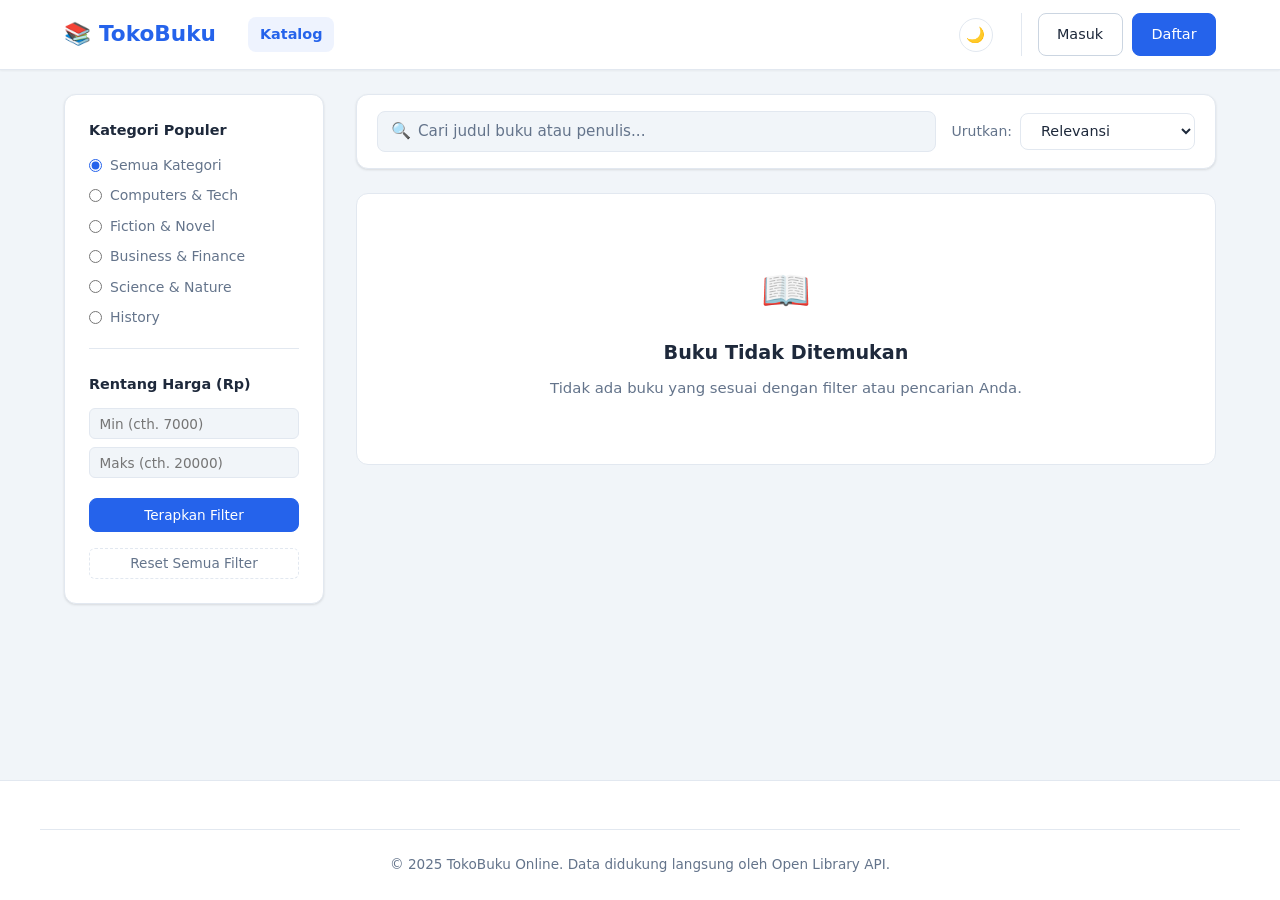
<file: index.html>
<!DOCTYPE html>
<html lang="id">
<head>
  <meta charset="UTF-8">
  <meta name="viewport" content="width=device-width, initial-scale=1.0">
  <title>Katalog Buku Online - Temukan Buku Favoritmu</title>
  <link rel="stylesheet" href="css/main.css">
  <link rel="stylesheet" href="css/catalog.css">
</head>
<body>
  <!-- Header / Navigation -->
  <header class="navbar">
    <div class="container">
      <a href="index.html" class="navbar-brand">
        📚 <span>TokoBuku</span>
      </a>

      <nav class="navbar-nav">
        <a href="index.html" class="nav-link active">Katalog</a>
      </nav>

      <button id="darkModeToggle" class="btn-dark-toggle" title="Ganti ke Mode Gelap" aria-label="Ganti ke Mode Gelap">🌙</button>
      <div class="navbar-user" id="authNavContainer">        <!-- Dynamic via auth status -->
        <a href="login.html" class="btn btn-outline" id="navLoginBtn">Masuk</a>
        <a href="register.html" class="btn btn-primary" id="navRegisterBtn">Daftar</a>
      </div>
      <button class="navbar-hamburger" id="navHamburger" aria-label="Buka menu">
        <span></span><span></span><span></span>
      </button>
    </div>
  </header>
  <nav class="navbar-mobile-drawer" id="mobileDrawer" aria-label="Menu Mobile"></nav>

  <!-- Main Catalog Content -->
  <main class="container catalog-container">
    <!-- Filter Sidebar -->
    <aside class="catalog-sidebar">
      <div class="filter-section">
        <div class="filter-title">
          <span>Kategori Populer</span>
        </div>
        <div class="filter-options" id="categoryFilterGroup">
          <label class="filter-option">
            <input type="radio" name="category" value="" checked>
            <span>Semua Kategori</span>
          </label>
          <label class="filter-option">
            <input type="radio" name="category" value="Computers">
            <span>Computers &amp; Tech</span>
          </label>
          <label class="filter-option">
            <input type="radio" name="category" value="Fiction">
            <span>Fiction &amp; Novel</span>
          </label>
          <label class="filter-option">
            <input type="radio" name="category" value="Business">
            <span>Business &amp; Finance</span>
          </label>
          <label class="filter-option">
            <input type="radio" name="category" value="Science">
            <span>Science &amp; Nature</span>
          </label>
          <label class="filter-option">
            <input type="radio" name="category" value="History">
            <span>History</span>
          </label>
        </div>
      </div>

      <div class="filter-section">
        <div class="filter-title">
          <span>Rentang Harga (Rp)</span>
        </div>
        <div class="price-range-inputs">
          <div class="price-input-group">
            <input type="number" id="minPriceInput" placeholder="Min (cth. 7000)" min="0" step="1000">
          </div>
          <div class="price-input-group">
            <input type="number" id="maxPriceInput" placeholder="Maks (cth. 20000)" min="0" step="1000">
          </div>
          <button type="button" class="btn btn-primary btn-filter-apply" id="applyPriceFilterBtn">Terapkan Filter</button>
          <button type="button" class="btn-filter-reset" id="resetFilterBtn">Reset Semua Filter</button>
        </div>
      </div>
    </aside>

    <!-- Catalog Main Area -->
    <section class="catalog-content">
      <!-- Toolbar: Search Bar & Sorting -->
      <div class="catalog-toolbar">
        <div class="search-box-wrapper">
          <span class="search-icon">🔍</span>
          <input type="text" id="searchInput" class="search-input" placeholder="Cari judul buku atau penulis...">
        </div>

        <div class="sort-wrapper">
          <label for="sortSelect" class="sort-label">Urutkan:</label>
          <select id="sortSelect" class="sort-select">
            <option value="default">Relevansi</option>
            <option value="price-asc">Harga: Termurah</option>
            <option value="price-desc">Harga: Termahal</option>
            <option value="title-asc">Judul (A-Z)</option>
          </select>
        </div>
      </div>

      <!-- Books Grid Container -->
      <div class="books-grid" id="booksGrid">
        <!-- Rendered dynamically -->
      </div>
    </section>
  </main>

  <footer class="footer">
    <div class="container footer-bottom">
      <p>&copy; 2025 TokoBuku Online. Data didukung langsung oleh Open Library API.</p>
    </div>
  </footer>

  <script type="module" src="js/pages/catalog.js"></script>
  <script type="module" src="js/utils/darkMode.js"></script>
</body>
</html>
</file>
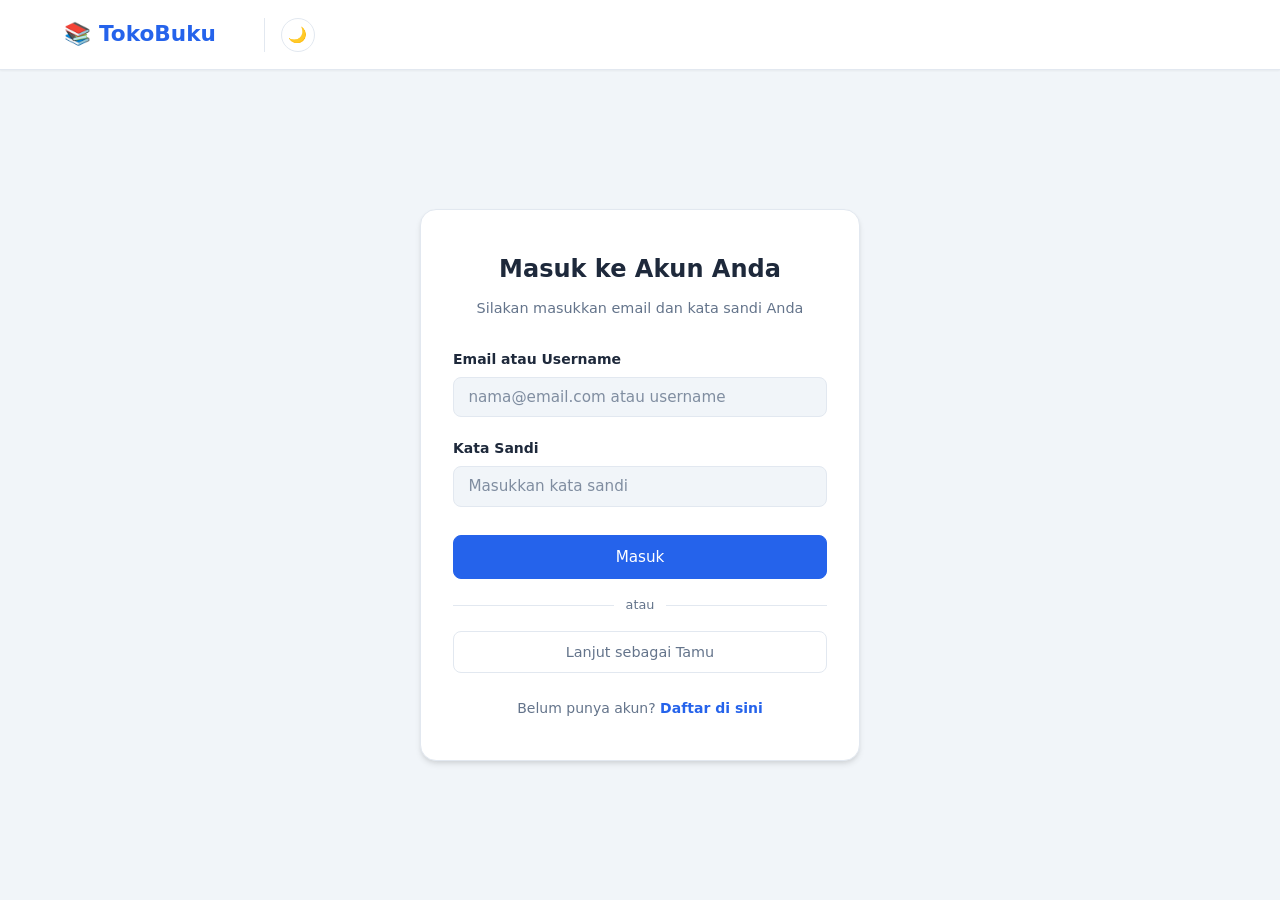
<file: admin.html>
<!doctype html>
<html lang="id">
  <head>
    <meta charset="UTF-8" />
    <meta name="viewport" content="width=device-width, initial-scale=1" />
    <title>Admin Dashboard - TokoBuku Online</title>

    <link rel="stylesheet" href="css/main.css" />
    <link rel="stylesheet" href="css/admin.css" />
  </head>

  <body>
    <header class="navbar">
      <div class="container">
        <a href="admin.html" class="navbar-brand"> 🛡️ <span>Admin Panel</span> </a>

        <nav class="navbar-nav">
          <a href="admin.html" class="nav-link active">📊 Dashboard</a>
        </nav>

        <button id="darkModeToggle" class="btn-dark-toggle" title="Ganti ke Mode Gelap" aria-label="Ganti ke Mode Gelap">🌙</button>
        <div class="navbar-user" id="authNavContainer">
          <!-- Diisi oleh admin.js -->
        </div>
        <button class="navbar-hamburger" id="navHamburger" aria-label="Buka menu">
          <span></span><span></span><span></span>
        </button>
      </div>
    </header>
    <nav class="navbar-mobile-drawer" id="mobileDrawer" aria-label="Menu Mobile"></nav>

    <main class="checkout-main">
      <div class="container">

        <!-- Akses Ditolak -->
        <div id="accessDenied" style="display: none; text-align: center; padding: 4rem 1rem;">
          <div style="font-size: 4rem; margin-bottom: 1rem;">🔒</div>
          <h1>Akses Ditolak</h1>
          <p style="color: var(--text-muted); margin-bottom: 1.5rem;">
            Anda tidak memiliki izin untuk mengakses halaman ini.
          </p>
          <a href="index.html" class="btn btn-primary">Kembali ke Beranda</a>
        </div>

        <!-- Konten Admin -->
        <div id="adminContent" style="display: none;">

          <!-- Page header -->
          <div class="page-header">
            <h1>📊 Dashboard Admin</h1>
            <p>Statistik dan manajemen toko buku online</p>
          </div>

          <!-- Stat cards -->
          <div class="admin-stats">
            <div class="stat-card">
              <div class="stat-icon" style="background: #2563eb;">👥</div>
              <div class="stat-content">
                <h3 id="totalUsers">—</h3>
                <p>Total Pengguna</p>
              </div>
            </div>
            <div class="stat-card">
              <div class="stat-icon" style="background: #dc2626;">🚫</div>
              <div class="stat-content">
                <h3 id="bannedUsers">—</h3>
                <p>Akun Nonaktif</p>
              </div>
            </div>
            <div class="stat-card">
              <div class="stat-icon" style="background: #16a34a;">🛍️</div>
              <div class="stat-content">
                <h3 id="totalTransactions">—</h3>
                <p>Total Transaksi</p>
              </div>
            </div>
            <div class="stat-card">
              <div class="stat-icon" style="background: #d97706;">💰</div>
              <div class="stat-content">
                <h3 id="totalRevenue">—</h3>
                <p>Total Pendapatan</p>
              </div>
            </div>
            <div class="stat-card">
              <div class="stat-icon" style="background: #7c3aed;">📈</div>
              <div class="stat-content">
                <h3 id="avgTransaction">—</h3>
                <p>Rata-rata Transaksi</p>
              </div>
            </div>
          </div>

          <section class="admin-section recent-stats" aria-labelledby="recentStatsTitle">
            <h2 id="recentStatsTitle">📅 Ringkasan 7 Hari Terakhir</h2>
            <div class="recent-stats-grid">
              <div>
                <strong id="transactionsLast7Days">—</strong>
                <span>Transaksi</span>
              </div>
              <div>
                <strong id="revenueLast7Days">—</strong>
                <span>Pendapatan</span>
              </div>
            </div>
          </section>

          <!-- Top 5 books -->
          <section class="admin-section">
            <h2>🏆 Top 5 Buku Terlaris</h2>
            <div class="table-responsive">
              <table class="admin-table">
                <thead>
                  <tr>
                    <th>Judul Buku</th>
                    <th style="text-align: center;">Terjual</th>
                    <th style="text-align: right;">Total Pendapatan</th>
                  </tr>
                </thead>
                <tbody id="topBooksTable">
                  <tr><td colspan="3" class="table-empty">Memuat data…</td></tr>
                </tbody>
              </table>
            </div>
          </section>

          <!-- Tabs -->
          <div class="admin-tabs">
            <button class="tab-btn active" data-tab="transactions">🧾 Semua Transaksi</button>
            <button class="tab-btn" data-tab="users">👤 Kelola Pengguna</button>
          </div>

          <!-- Transactions tab -->
          <section id="transactionsTab" class="admin-section tab-content" style="border-top-left-radius: 0; border-top-right-radius: 0;">
            <div class="section-header">
              <h2>🧾 Semua Transaksi</h2>
              <div class="filter-controls">
                <input type="text" id="searchTransaction" class="search-input" placeholder="Cari ID / nama / email…" />
              </div>
            </div>
            <div class="table-responsive">
              <table class="admin-table">
                <thead>
                  <tr>
                    <th>ID Transaksi</th>
                    <th>Pengguna</th>
                    <th style="text-align: center;">Item</th>
                    <th style="text-align: right;">Total</th>
                    <th>Metode</th>
                    <th>Tanggal</th>
                    <th style="text-align: center;">Aksi</th>
                  </tr>
                </thead>
                <tbody id="transactionsTable">
                  <tr><td colspan="7" class="table-empty">Memuat data…</td></tr>
                </tbody>
              </table>
            </div>
          </section>

          <!-- Users tab -->
          <section id="usersTab" class="admin-section tab-content" style="display: none; border-top-left-radius: 0; border-top-right-radius: 0;">
            <div class="section-header">
              <h2>👤 Kelola Pengguna</h2>
              <div class="filter-controls">
                <input type="text" id="searchUser" class="search-input" placeholder="Cari nama / email…" />
              </div>
            </div>
            <div class="table-responsive">
              <table class="admin-table">
                <thead>
                  <tr>
                    <th>Nama Lengkap</th>
                    <th>Email</th>
                    <th style="text-align: center;">Status</th>
                    <th style="text-align: center;">Transaksi</th>
                    <th style="text-align: right;">Total Belanja</th>
                    <th style="text-align: center;">Aksi</th>
                  </tr>
                </thead>
                <tbody id="usersTable">
                  <tr><td colspan="6" class="table-empty">Memuat data…</td></tr>
                </tbody>
              </table>
            </div>
          </section>

        </div><!-- /adminContent -->
      </div>
    </main>

    <!-- Modal detail transaksi -->
    <div id="transactionModal" class="modal" role="dialog" aria-modal="true" aria-labelledby="modalTitle">
      <div class="modal-content">
        <div class="modal-header">
          <h2 id="modalTitle">🧾 Detail Transaksi</h2>
          <button class="modal-close" aria-label="Tutup">&times;</button>
        </div>
        <div class="modal-body" id="transactionDetail">
          <!-- Diisi oleh admin.js -->
        </div>
      </div>
    </div>

    <footer class="footer">
      <div class="container footer-bottom">
        <p>&copy; 2025 TokoBuku Online Modern. Semua hak cipta dilindungi.</p>
      </div>
    </footer>

    <script type="module" src="js/pages/admin.js"></script>
    <script type="module" src="js/utils/darkMode.js"></script>
  </body>
</html>
</file>
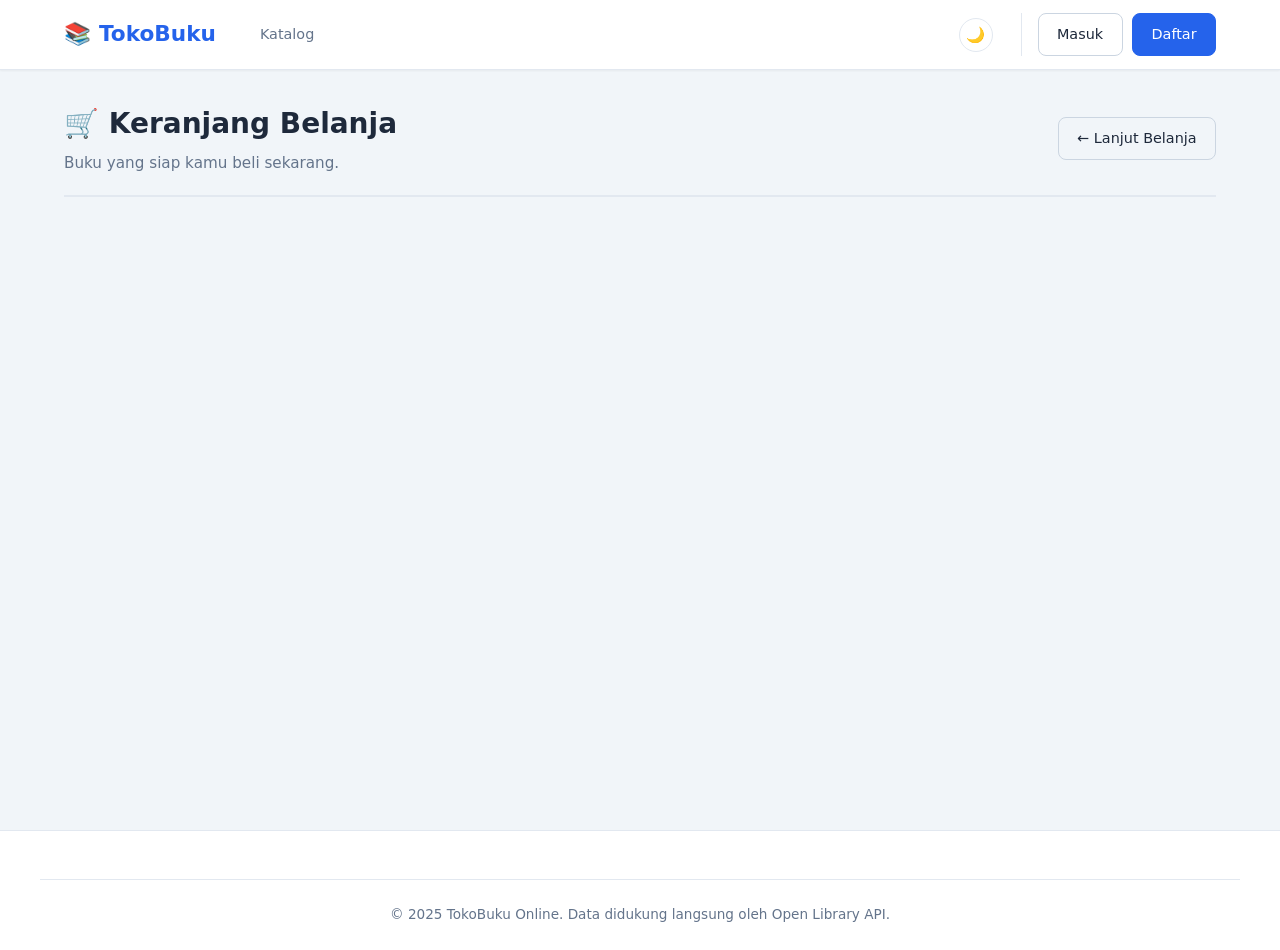
<file: cart.html>
<!DOCTYPE html>
<html lang="id">
<head>
  <meta charset="UTF-8" />
  <meta name="viewport" content="width=device-width, initial-scale=1.0" />
  <title>Keranjang Belanja - TokoBuku</title>
  <link rel="stylesheet" href="css/main.css" />
  <link rel="stylesheet" href="css/cart.css" />
</head>
<body>

  <!-- Navbar -->
  <header class="navbar">
    <div class="container">
      <a href="index.html" class="navbar-brand">
        📚 <span>TokoBuku</span>
      </a>

      <nav class="navbar-nav" id="mainNavLinks">
        <a href="index.html" class="nav-link">Katalog</a>
      </nav>

      <button id="darkModeToggle" class="btn-dark-toggle" title="Ganti ke Mode Gelap" aria-label="Ganti ke Mode Gelap">🌙</button>
      <div class="navbar-user" id="authNavContainer">        <a href="login.html" class="btn btn-outline">Masuk</a>
        <a href="register.html" class="btn btn-primary">Daftar</a>
      </div>
      <button class="navbar-hamburger" id="navHamburger" aria-label="Buka menu">
        <span></span><span></span><span></span>
      </button>
    </div>
  </header>
  <nav class="navbar-mobile-drawer" id="mobileDrawer" aria-label="Menu Mobile"></nav>

  <!-- Main Cart Content -->
  <main class="cart-main">
    <div class="container">

      <!-- Cart Header -->
      <div class="cart-header">
        <div class="cart-title-wrap">
          <h1>🛒 Keranjang Belanja</h1>
          <p class="cart-subtitle">Buku yang siap kamu beli sekarang.</p>
        </div>
        <a href="index.html" class="btn btn-outline">← Lanjut Belanja</a>
      </div>

      <!-- Guest Banner -->
      <div id="guestBanner" class="cart-guest-banner" style="display: none;">
        <div class="cart-guest-banner-text">
          <div class="cart-guest-banner-icon">👋</div>
          <div>
            <h3>Kamu berbelanja sebagai Tamu</h3>
            <p>Login untuk menyimpan keranjang secara permanen & mendapatkan riwayat pembelian.</p>
          </div>
        </div>
        <div class="cart-guest-banner-actions">
          <a href="login.html?redirect=cart.html" class="btn btn-primary" style="font-size: 0.875rem;">Masuk / Daftar</a>
        </div>
      </div>

      <!-- Cart Body -->
      <div id="cartBody">
        <!-- Diisi secara dinamis -->
      </div>

    </div>
  </main>

  <!-- Footer -->
  <footer class="footer">
    <div class="container footer-bottom">
      <p>&copy; 2025 TokoBuku Online. Data didukung langsung oleh Open Library API.</p>
    </div>
  </footer>

  <script type="module" src="js/pages/cart.js"></script>
  <script type="module" src="js/utils/darkMode.js"></script>
</body>
</html>
</file>
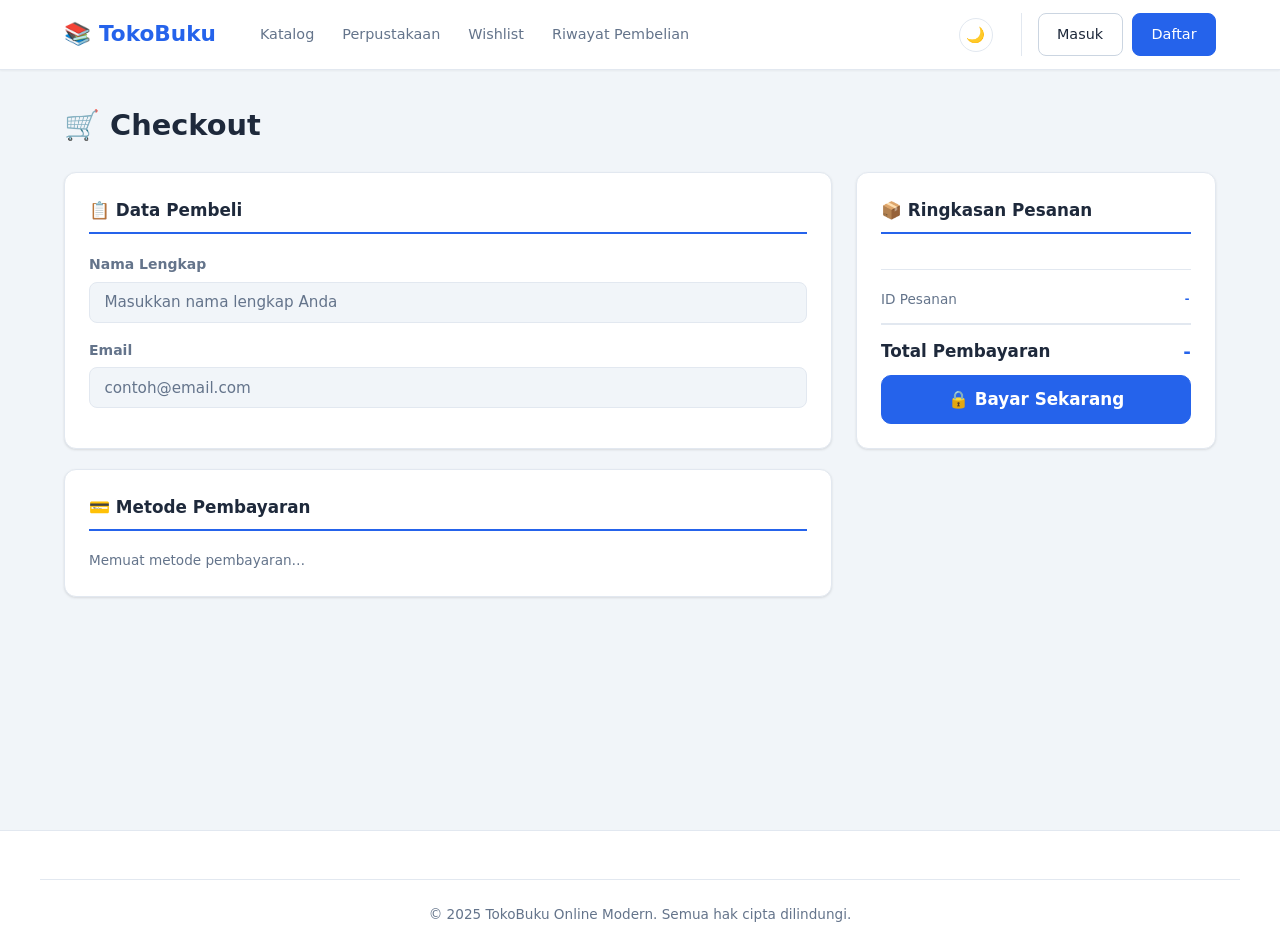
<file: checkout.html>
<!doctype html>
<html lang="id">
  <head>
    <meta charset="UTF-8" />
    <meta name="viewport" content="width=device-width, initial-scale=1" />
    <title>Checkout - TokoBuku Online</title>

    <link rel="stylesheet" href="css/main.css" />
    <link rel="stylesheet" href="css/checkout.css" />
  </head>

  <body>
    <header class="navbar">
      <div class="container">
        <a href="index.html" class="navbar-brand"> 📚 <span>TokoBuku</span> </a>

        <nav class="navbar-nav">
          <a href="index.html" class="nav-link">Katalog</a>
          <a href="library.html" class="nav-link">Perpustakaan</a>
          <a href="wishlist.html" class="nav-link">Wishlist</a>
          <a href="history.html" class="nav-link">Riwayat Pembelian</a>
        </nav>

        <button id="darkModeToggle" class="btn-dark-toggle" title="Ganti ke Mode Gelap" aria-label="Ganti ke Mode Gelap">🌙</button>
      <div class="navbar-user" id="authNavContainer">          <a href="login.html" class="btn btn-outline">Masuk</a>
          <a href="register.html" class="btn btn-primary">Daftar</a>
        </div>
      <button class="navbar-hamburger" id="navHamburger" aria-label="Buka menu">
        <span></span><span></span><span></span>
      </button>
      </div>
    </header>
    <nav class="navbar-mobile-drawer" id="mobileDrawer" aria-label="Menu Mobile"></nav>

    <main class="checkout-main">
      <div class="container">
        <h1 class="checkout-title">🛒 Checkout</h1>

        <div id="checkoutAlert" class="checkout-alert hidden"></div>

        <div class="checkout-layout">
          <!-- Kolom Kiri: Form -->
          <div class="checkout-form-col">
            <!-- Data Pembeli -->
            <div class="form-card">
              <div class="form-section-title">📋 Data Pembeli</div>

              <div class="form-group">
                <label for="buyerName">Nama Lengkap</label>
                <input type="text" id="buyerName" placeholder="Masukkan nama lengkap Anda" />
              </div>

              <div class="form-group">
                <label for="buyerEmail">Email</label>
                <input type="email" id="buyerEmail" placeholder="contoh@email.com" />
              </div>

            </div>

            <!-- Metode Pembayaran -->
            <div class="form-card">
              <div class="form-section-title">💳 Metode Pembayaran</div>

              <!-- Pilihan dirender dari katalog backend (js/pages/checkout.js) -->
              <div class="payment-methods" id="paymentMethods">
                <p class="payment-loading">Memuat metode pembayaran…</p>
              </div>
            </div>

            <!-- Instruksi Pembayaran (muncul sesuai metode dipilih) -->
            <div class="form-card" id="paymentDetailCard" style="display:none;">
              <div class="form-section-title" id="paymentDetailTitle">📋 Instruksi Pembayaran</div>

              <!-- Instruksi diisi dinamis sesuai metode dipilih (js/pages/checkout.js) -->
              <div id="paymentDetailBody"></div>

              <div class="form-group">
                <label for="paymentAmount">Jumlah yang Harus Dibayar</label>
                <input type="text" id="paymentAmount" readonly />
              </div>

              <p class="payment-detail-hint">
                Pembayaran di aplikasi ini disimulasikan. Setelah menekan
                <strong>Bayar Sekarang</strong>, pesanan dicatat dan akses buku langsung aktif di Riwayat Pembelian.
              </p>
            </div>
          </div>

          <!-- Kolom Kanan: Ringkasan Pesanan -->
          <div class="order-summary">
            <div class="form-card">
              <div class="form-section-title">📦 Ringkasan Pesanan</div>

              <div id="orderBookInfo" class="order-book-info">
                <!-- Diisi oleh checkout.js -->
              </div>

              <div class="order-id-wrap">
                <span class="order-id-label">ID Pesanan</span>
                <span class="order-id-value" id="orderId">-</span>
              </div>

              <div class="order-total">
                <span>Total Pembayaran</span>
                <span class="order-total-price" id="orderTotal">-</span>
              </div>

              <button id="btnPay" class="btn btn-primary btn-pay">
                🔒 Bayar Sekarang
              </button>
            </div>
          </div>
        </div>
      </div>
    </main>

    <!-- Modal Sukses -->
    <div id="successModal" class="modal-overlay hidden">
      <div class="modal-box">
        <div class="modal-icon">✅</div>
        <div class="modal-title">Pembayaran Berhasil!</div>
        <p class="modal-desc">Terima kasih! Buku digital Anda sudah aktif dan bisa dibaca dari halaman Riwayat Pembelian.</p>

        <div class="modal-detail">
          <div class="modal-detail-row">
            <span>ID Pesanan</span>
            <strong id="modalOrderId">-</strong>
          </div>
          <div class="modal-detail-row">
            <span>Judul Buku</span>
            <strong id="modalBookTitle" style="max-width:180px; text-align:right; word-break:break-word;">-</strong>
          </div>
          <div class="modal-detail-row" id="modalQtyRow" style="display:none;">
            <span>Jumlah Judul</span>
            <strong id="modalQty">-</strong>
          </div>
          <div class="modal-detail-row">
            <span>Metode Bayar</span>
            <strong id="modalPaymentMethod">-</strong>
          </div>
          <div class="modal-detail-row">
            <span>Total</span>
            <strong id="modalTotal">-</strong>
          </div>
        </div>

        <div class="modal-actions">
          <a href="history.html" class="btn btn-primary">📜 Lihat Riwayat</a>
          <a href="index.html" class="btn btn-outline">🛍️ Belanja Lagi</a>
        </div>
      </div>
    </div>

    <footer class="footer">
      <div class="container footer-bottom">
        <p>&copy; 2025 TokoBuku Online Modern. Semua hak cipta dilindungi.</p>
      </div>
    </footer>

    <script type="module" src="js/pages/checkout.js"></script>
    <script type="module" src="js/utils/darkMode.js"></script>
</body>
</html>
</file>
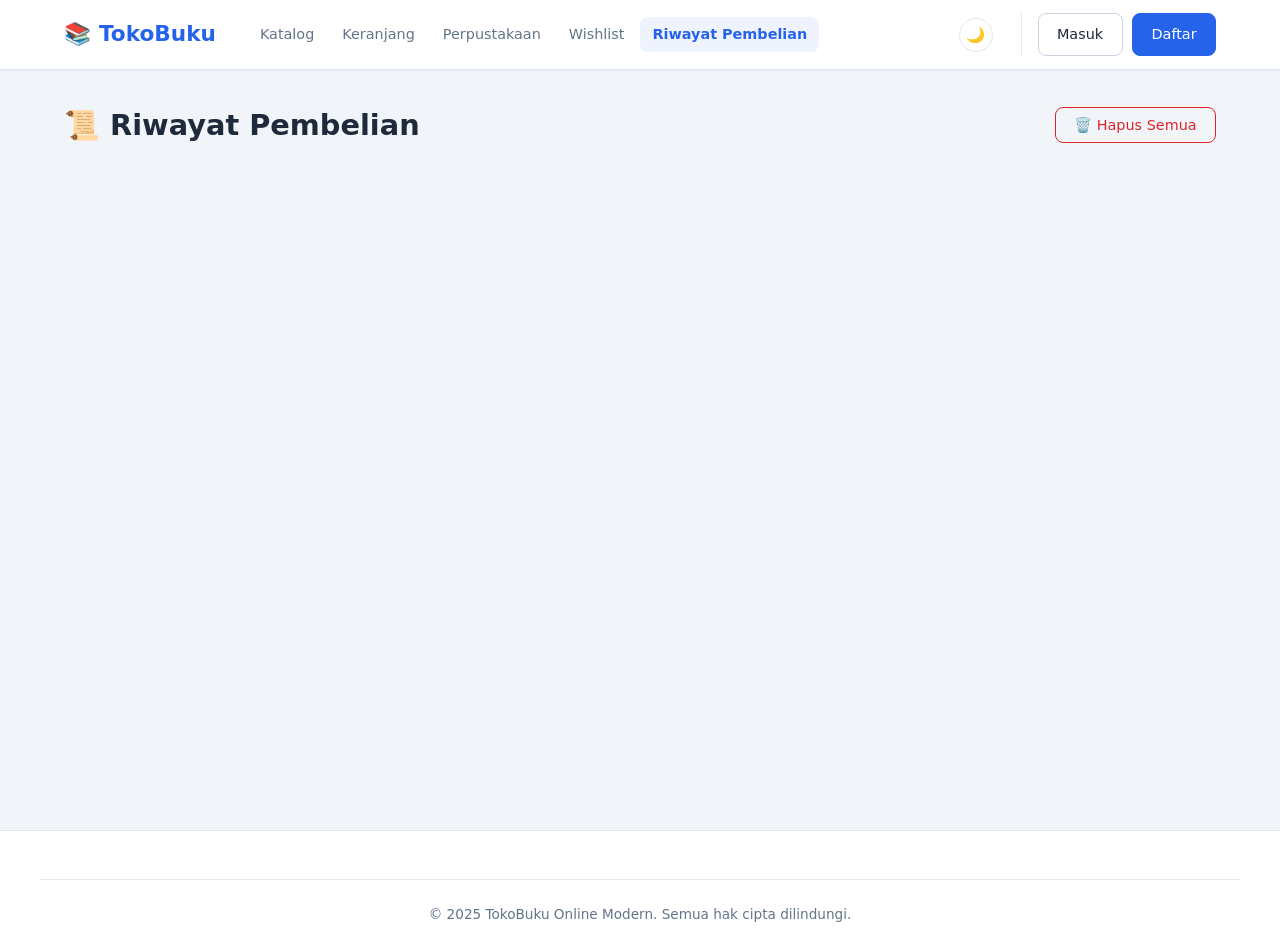
<file: history.html>
<!doctype html>
<html lang="id">
  <head>
    <meta charset="UTF-8" />
    <meta name="viewport" content="width=device-width, initial-scale=1" />
    <title>Riwayat Pembelian - TokoBuku Online</title>

    <link rel="stylesheet" href="css/main.css" />
    <link rel="stylesheet" href="css/checkout.css" />
  </head>

  <body>
    <header class="navbar">
      <div class="container">
        <a href="index.html" class="navbar-brand"> 📚 <span>TokoBuku</span> </a>

        <nav class="navbar-nav">
          <a href="index.html" class="nav-link">Katalog</a>
          <a href="cart.html" class="nav-link">Keranjang</a>
          <a href="library.html" class="nav-link">Perpustakaan</a>
          <a href="wishlist.html" class="nav-link">Wishlist</a>
          <a href="history.html" class="nav-link active">Riwayat Pembelian</a>
        </nav>

        <button id="darkModeToggle" class="btn-dark-toggle" title="Ganti ke Mode Gelap" aria-label="Ganti ke Mode Gelap">🌙</button>
      <div class="navbar-user" id="authNavContainer">          <a href="login.html" class="btn btn-outline">Masuk</a>
          <a href="register.html" class="btn btn-primary">Daftar</a>
        </div>
      <button class="navbar-hamburger" id="navHamburger" aria-label="Buka menu">
        <span></span><span></span><span></span>
      </button>
      </div>
    </header>
    <nav class="navbar-mobile-drawer" id="mobileDrawer" aria-label="Menu Mobile"></nav>

    <main class="checkout-main">
      <div class="container">
        <div class="history-header">
          <h1>📜 Riwayat Pembelian</h1>

          <button id="btnClearHistory" class="btn btn-outline btn-danger">
            🗑️ Hapus Semua
          </button>
        </div>

        <div id="historyList" class="history-list">
          <!-- Diisi oleh history.js -->
        </div>
      </div>
    </main>

    <footer class="footer">
      <div class="container footer-bottom">
        <p>&copy; 2025 TokoBuku Online Modern. Semua hak cipta dilindungi.</p>
      </div>
    </footer>

    <script type="module" src="js/pages/history.js"></script>
    <script type="module" src="js/utils/darkMode.js"></script>
</body>
</html>
</file>
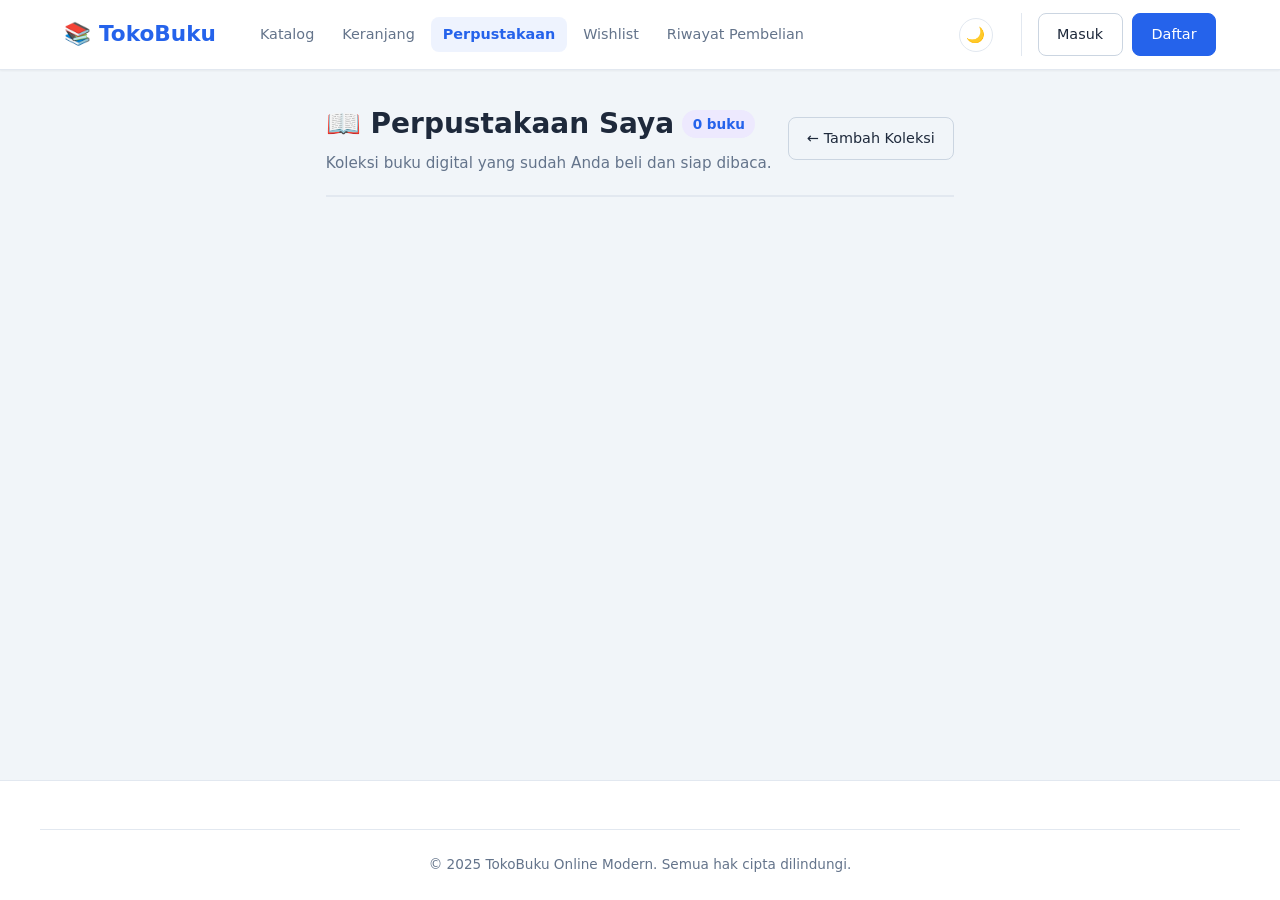
<file: library.html>
<!DOCTYPE html>
<html lang="id">
<head>
  <meta charset="UTF-8" />
  <meta name="viewport" content="width=device-width, initial-scale=1.0" />
  <title>Perpustakaan Saya - Toko Buku Online</title>
  <link rel="stylesheet" href="css/main.css" />
  <link rel="stylesheet" href="css/library.css" />
</head>
<body>
  <!-- Navbar Utama -->
  <header class="navbar">
    <div class="container">
      <a href="index.html" class="navbar-brand">
        📚 <span>TokoBuku</span>
      </a>

      <nav class="navbar-nav">
        <a href="index.html" class="nav-link">Katalog</a>
        <a href="cart.html" class="nav-link">Keranjang</a>
        <a href="library.html" class="nav-link active">Perpustakaan</a>
        <a href="wishlist.html" class="nav-link">Wishlist</a>
        <a href="history.html" class="nav-link">Riwayat Pembelian</a>
      </nav>

      <button id="darkModeToggle" class="btn-dark-toggle" title="Ganti ke Mode Gelap" aria-label="Ganti ke Mode Gelap">🌙</button>
      <div class="navbar-user" id="authNavContainer">        <!-- Dimuat secara dinamis oleh library.js -->
        <a href="login.html" class="btn btn-outline">Masuk</a>
        <a href="register.html" class="btn btn-primary">Daftar</a>
      </div>
      <button class="navbar-hamburger" id="navHamburger" aria-label="Buka menu">
        <span></span><span></span><span></span>
      </button>
    </div>
  </header>
  <nav class="navbar-mobile-drawer" id="mobileDrawer" aria-label="Menu Mobile"></nav>

  <!-- Konten Utama Library -->
  <main class="library-container">
    <div class="library-header">
      <div class="library-title-wrap">
        <h1>📖 Perpustakaan Saya <span id="libraryTotalBadge" class="library-count-badge">0 buku</span></h1>
        <p class="library-subtitle">Koleksi buku digital yang sudah Anda beli dan siap dibaca.</p>
      </div>
      <div>
        <a href="index.html" class="btn btn-outline">← Tambah Koleksi</a>
      </div>
    </div>

    <!-- Grid Daftar Buku yang Sudah Dibeli -->
    <div id="libraryGrid" class="library-grid">
      <!-- Diisi oleh js/pages/library.js -->
    </div>
  </main>

  <footer class="footer">
    <div class="container footer-bottom">
      <p>&copy; 2025 TokoBuku Online Modern. Semua hak cipta dilindungi.</p>
    </div>
  </footer>

  <script type="module" src="js/pages/library.js"></script>
  <script type="module" src="js/utils/darkMode.js"></script>
</body>
</html>
</file>
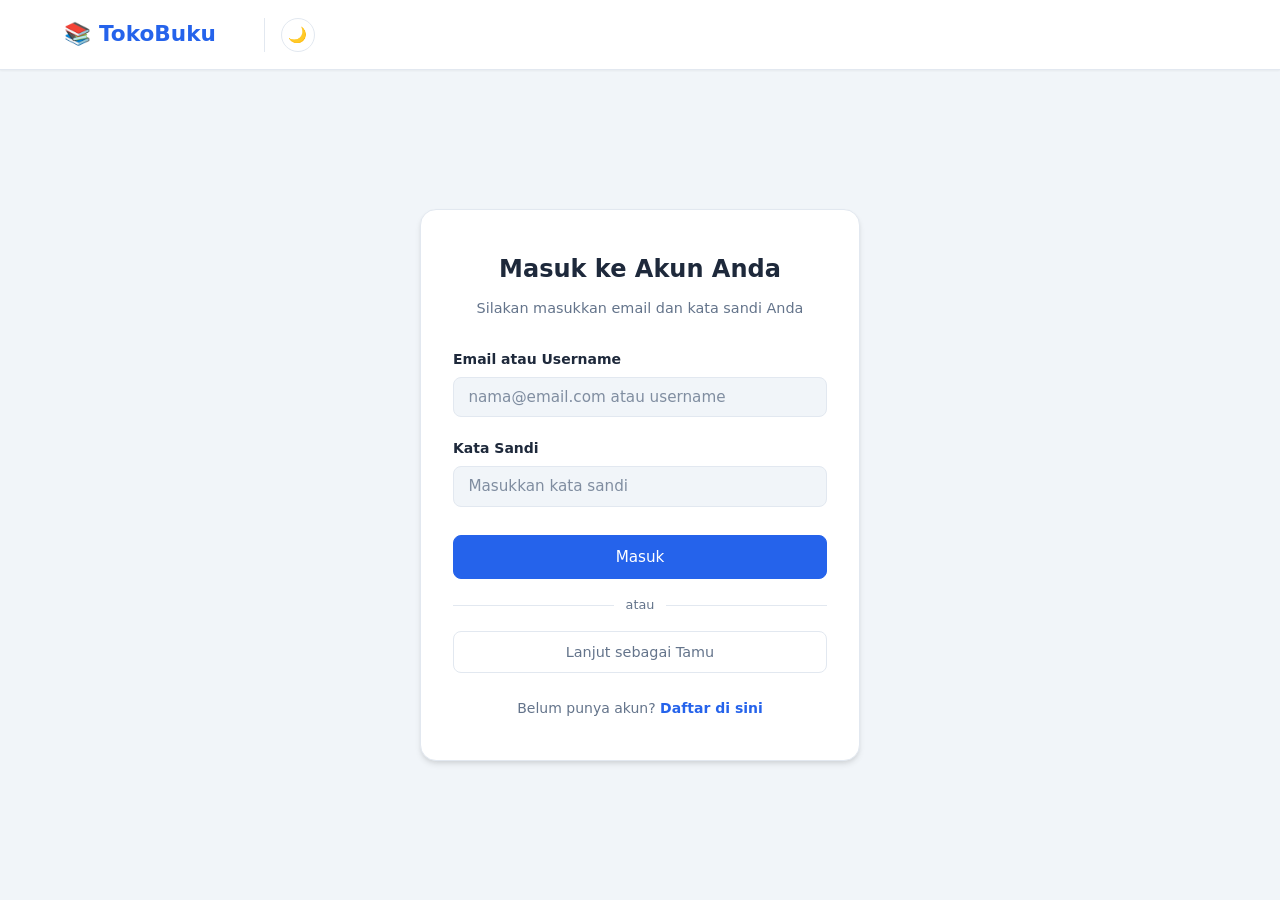
<file: login.html>
<!DOCTYPE html>
<html lang="id">
<head>
  <meta charset="UTF-8">
  <meta name="viewport" content="width=device-width, initial-scale=1.0">
  <title>Masuk - Toko Buku Online</title>
  <link rel="stylesheet" href="css/main.css">
  <link rel="stylesheet" href="css/auth.css">
</head>
<body>
  <header class="navbar">
    <div class="container">
      <a href="index.html" class="navbar-brand">
        📚 <span>TokoBuku</span>
      </a>
      <div class="navbar-user">
        <button id="darkModeToggle" class="btn-dark-toggle" title="Ganti ke Mode Gelap" aria-label="Ganti ke Mode Gelap">🌙</button>
      </div>
    </div>
  </header>

  <main class="auth-wrapper">
    <div class="auth-card">
      <div class="auth-header">
        <h2 class="auth-title">Masuk ke Akun Anda</h2>
        <p class="auth-subtitle">Silakan masukkan email dan kata sandi Anda</p>
      </div>

      <div id="authAlert" class="alert hidden" role="alert"></div>

      <form id="loginForm" class="auth-form" novalidate>
        <div class="form-group">
          <label for="emailOrUsername" class="form-label">Email atau Username</label>
          <input 
            type="text" 
            id="emailOrUsername" 
            name="emailOrUsername" 
            class="form-control" 
            placeholder="nama@email.com atau username" 
            required
            autocomplete="username"
          >
        </div>

        <div class="form-group">
          <label for="password" class="form-label">Kata Sandi</label>
          <input 
            type="password" 
            id="password" 
            name="password" 
            class="form-control" 
            placeholder="Masukkan kata sandi" 
            required
            autocomplete="current-password"
          >
        </div>

        <button type="submit" id="submitBtn" class="btn btn-primary btn-block">Masuk</button>
      </form>


      <div class="auth-divider">
        <span>atau</span>
      </div>

      <button type="button" id="guestBtn" class="btn btn-guest btn-block">
        Lanjut sebagai Tamu
      </button>

      <div class="auth-footer">
        <p>Belum punya akun? <a href="register.html" class="auth-link">Daftar di sini</a></p>
      </div>
    </div>
  </main>

  <script type="module" src="js/pages/login.js"></script>
  <script type="module" src="js/utils/darkMode.js"></script>
</body>
</html>
</file>
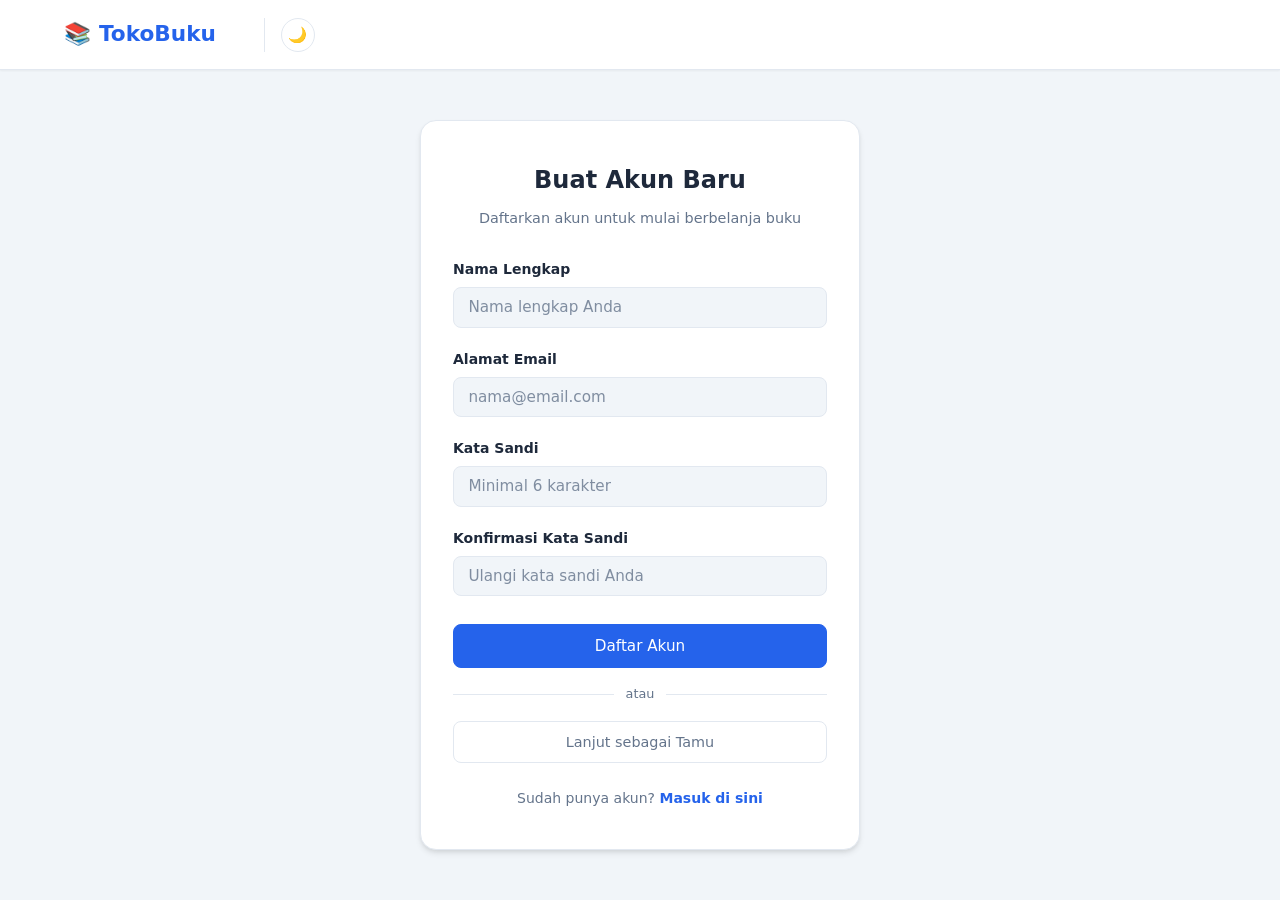
<file: register.html>
<!DOCTYPE html>
<html lang="id">
<head>
  <meta charset="UTF-8">
  <meta name="viewport" content="width=device-width, initial-scale=1.0">
  <title>Daftar Akun - Toko Buku Online</title>
  <link rel="stylesheet" href="css/main.css">
  <link rel="stylesheet" href="css/auth.css">
</head>
<body>
  <header class="navbar">
    <div class="container">
      <a href="index.html" class="navbar-brand">
        📚 <span>TokoBuku</span>
      </a>
      <div class="navbar-user">
        <button id="darkModeToggle" class="btn-dark-toggle" title="Ganti ke Mode Gelap" aria-label="Ganti ke Mode Gelap">🌙</button>
      </div>
    </div>
  </header>

  <main class="auth-wrapper">
    <div class="auth-card">
      <div class="auth-header">
        <h2 class="auth-title">Buat Akun Baru</h2>
        <p class="auth-subtitle">Daftarkan akun untuk mulai berbelanja buku</p>
      </div>

      <div id="authAlert" class="alert hidden" role="alert"></div>

      <form id="registerForm" class="auth-form" novalidate>
        <div class="form-group">
          <label for="fullName" class="form-label">Nama Lengkap</label>
          <input 
            type="text" 
            id="fullName" 
            name="fullName" 
            class="form-control" 
            placeholder="Nama lengkap Anda" 
            required
            autocomplete="name"
          >
        </div>

        <div class="form-group">
          <label for="email" class="form-label">Alamat Email</label>
          <input 
            type="email" 
            id="email" 
            name="email" 
            class="form-control" 
            placeholder="nama@email.com" 
            required
            autocomplete="email"
          >
        </div>

        <div class="form-group">
          <label for="password" class="form-label">Kata Sandi</label>
          <input 
            type="password" 
            id="password" 
            name="password" 
            class="form-control" 
            placeholder="Minimal 6 karakter" 
            required
            minlength="6"
            autocomplete="new-password"
          >
        </div>

        <div class="form-group">
          <label for="confirmPassword" class="form-label">Konfirmasi Kata Sandi</label>
          <input 
            type="password" 
            id="confirmPassword" 
            name="confirmPassword" 
            class="form-control" 
            placeholder="Ulangi kata sandi Anda" 
            required
            autocomplete="new-password"
          >
        </div>

        <button type="submit" id="submitBtn" class="btn btn-primary btn-block">Daftar Akun</button>
      </form>


      <div class="auth-divider">
        <span>atau</span>
      </div>

      <button type="button" id="guestBtn" class="btn btn-guest btn-block">
        Lanjut sebagai Tamu
      </button>

      <div class="auth-footer">
        <p>Sudah punya akun? <a href="login.html" class="auth-link">Masuk di sini</a></p>
      </div>
    </div>
  </main>

  <script type="module" src="js/pages/register.js"></script>
  <script type="module" src="js/utils/darkMode.js"></script>
</body>
</html>
</file>
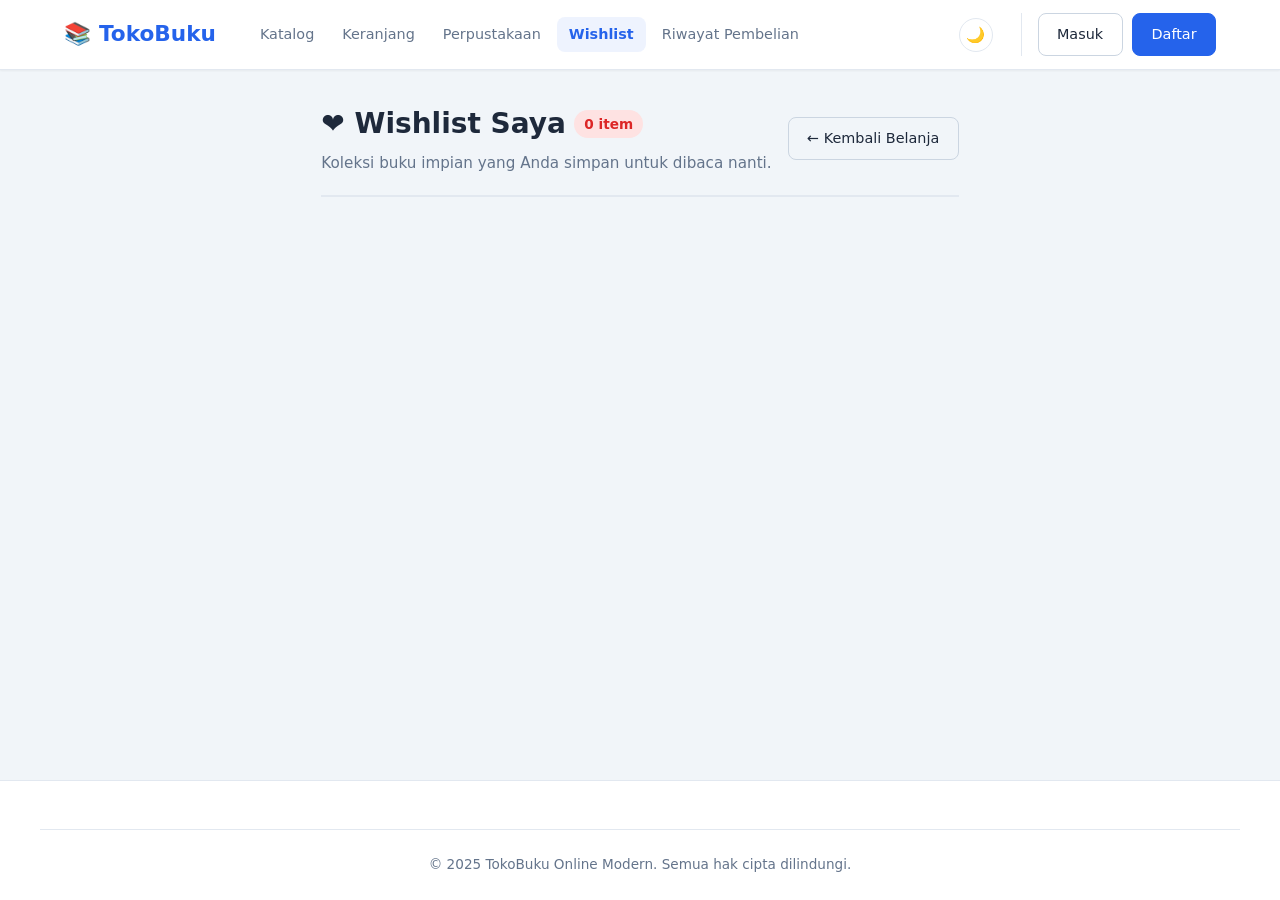
<file: wishlist.html>
<!DOCTYPE html>
<html lang="id">
<head>
  <meta charset="UTF-8" />
  <meta name="viewport" content="width=device-width, initial-scale=1.0" />
  <title>Daftar Keinginan (Wishlist) - Toko Buku Online</title>
  <link rel="stylesheet" href="css/main.css" />
  <link rel="stylesheet" href="css/wishlist.css" />
</head>
<body>
  <!-- Navbar Utama -->
  <header class="navbar">
    <div class="container">
      <a href="index.html" class="navbar-brand">
        📚 <span>TokoBuku</span>
      </a>

      <nav class="navbar-nav">
        <a href="index.html" class="nav-link">Katalog</a>
        <a href="cart.html" class="nav-link">Keranjang</a>
        <a href="library.html" class="nav-link">Perpustakaan</a>
        <a href="wishlist.html" class="nav-link active">Wishlist <span id="navWishlistCount" class="wishlist-count-badge" style="display: none;">0</span></a>
        <a href="history.html" class="nav-link">Riwayat Pembelian</a>
      </nav>

      <button id="darkModeToggle" class="btn-dark-toggle" title="Ganti ke Mode Gelap" aria-label="Ganti ke Mode Gelap">🌙</button>
      <div class="navbar-user" id="authNavContainer">        <!-- Dimuat secara dinamis oleh wishlist.js -->
        <a href="login.html" class="btn btn-outline">Masuk</a>
        <a href="register.html" class="btn btn-primary">Daftar</a>
      </div>
      <button class="navbar-hamburger" id="navHamburger" aria-label="Buka menu">
        <span></span><span></span><span></span>
      </button>
    </div>
  </header>
  <nav class="navbar-mobile-drawer" id="mobileDrawer" aria-label="Menu Mobile"></nav>

  <!-- Konten Utama Wishlist -->
  <main class="wishlist-container">
    <div id="authWarning" class="auth-warning-banner" style="display: none;">
      <div>
        <strong>Perhatian:</strong> Anda belum masuk. Simpan wishlist Anda secara permanen dengan masuk ke akun Anda.
      </div>
      <div>
        <a href="login.html" class="btn btn-primary" style="padding: 0.35rem 0.75rem; font-size: 0.85rem;">Masuk Sekarang</a>
      </div>
    </div>

    <div class="wishlist-header">
      <div class="wishlist-title-wrap">
        <h1>❤️ Wishlist Saya <span id="wishlistTotalBadge" class="wishlist-count-badge">0 item</span></h1>
        <p class="wishlist-subtitle">Koleksi buku impian yang Anda simpan untuk dibaca nanti.</p>
      </div>
      <div>
        <a href="index.html" class="btn btn-outline">← Kembali Belanja</a>
      </div>
    </div>

    <!-- Grid Daftar Item Wishlist -->
    <div id="wishlistGrid" class="wishlist-grid">
      <!-- Diisi oleh js/pages/wishlist.js -->
    </div>
  </main>

  <footer class="footer">
    <div class="container footer-bottom">
      <p>&copy; 2025 TokoBuku Online Modern. Semua hak cipta dilindungi.</p>
    </div>
  </footer>

  <script type="module" src="js/pages/wishlist.js"></script>
  <script type="module" src="js/utils/darkMode.js"></script>
</body>
</html>
</file>
<file: css/main.css>
/* ==========================================================================
   MAIN CSS — Token System, Reset, Shared Components
   ========================================================================== */

/* ---- Design Tokens (Light Mode) ---- */
:root {
  /* Brand */
  --primary:        #2563eb;
  --primary-hover:  #1d4ed8;
  --primary-subtle: rgba(37, 99, 235, 0.08);

  /* Surface */
  --bg:       #f1f5f9;
  --surface:  #ffffff;
  --surface-2:#f8fafc;

  /* Text */
  --text:         #1e293b;
  --text-muted:   #64748b;
  --text-inverse: #ffffff;

  /* Border */
  --border:   #e2e8f0;
  --border-2: #cbd5e1;

  /* Accent — success */
  --success:        #16a34a;
  --success-bg:     #dcfce7;
  --success-border: rgba(22, 163, 74, 0.25);

  /* Accent — danger */
  --danger:        #dc2626;
  --danger-bg:     #fee2e2;
  --danger-border: rgba(220, 38, 38, 0.25);

  /* Accent — warning */
  --warning:    #d97706;
  --warning-bg: #fef3c7;

  /* Accent — info (blue tint) */
  --info:    #2563eb;
  --info-bg: #eff6ff;
  --info-border: #bfdbfe;

  /* Elevation */
  --shadow-xs: 0 1px 2px rgba(0,0,0,.05);
  --shadow-sm: 0 1px 3px rgba(0,0,0,.08), 0 1px 2px rgba(0,0,0,.04);
  --shadow-md: 0 4px 6px -1px rgba(0,0,0,.1), 0 2px 4px -1px rgba(0,0,0,.06);
  --shadow-lg: 0 10px 24px -4px rgba(0,0,0,.12), 0 4px 8px -2px rgba(0,0,0,.06);

  /* Radius */
  --radius-sm: 6px;
  --radius:    8px;
  --radius-md: 10px;
  --radius-lg: 12px;
  --radius-xl: 16px;
  --radius-full: 9999px;

  /* Misc */
  --transition: all 0.2s ease;
  --font: 'Inter', system-ui, -apple-system, BlinkMacSystemFont, 'Segoe UI', Roboto, sans-serif;
  --container: 1200px;
  --navbar-h: 70px;
}

/* ---- Design Tokens (Dark Mode) ---- */
[data-theme="dark"] {
  --primary:        #60a5fa;
  --primary-hover:  #93c5fd;
  --primary-subtle: rgba(96, 165, 250, 0.1);

  --bg:       #0f172a;
  --surface:  #1e293b;
  --surface-2:#162032;

  --text:         #e2e8f0;
  --text-muted:   #94a3b8;
  --text-inverse: #0f172a;

  --border:   #334155;
  --border-2: #475569;

  --success:        #4ade80;
  --success-bg:     #14532d;
  --success-border: rgba(74, 222, 128, 0.2);

  --danger:        #f87171;
  --danger-bg:     #7f1d1d;
  --danger-border: rgba(248, 113, 113, 0.2);

  --warning:    #fbbf24;
  --warning-bg: #78350f;

  --info:    #60a5fa;
  --info-bg: #1e3a5f;
  --info-border: #1d4ed8;

  --shadow-xs: 0 1px 2px rgba(0,0,0,.3);
  --shadow-sm: 0 1px 3px rgba(0,0,0,.4), 0 1px 2px rgba(0,0,0,.3);
  --shadow-md: 0 4px 6px -1px rgba(0,0,0,.5), 0 2px 4px -1px rgba(0,0,0,.3);
  --shadow-lg: 0 10px 24px -4px rgba(0,0,0,.5), 0 4px 8px -2px rgba(0,0,0,.3);
}

/* ---- Reset ---- */
*, *::before, *::after { box-sizing: border-box; margin: 0; padding: 0; }

body {
  font-family: var(--font);
  background-color: var(--bg);
  color: var(--text);
  line-height: 1.6;
  min-height: 100vh;
  display: flex;
  flex-direction: column;
  transition: background-color 0.25s ease, color 0.25s ease;
}

main  { flex: 1; }
a     { color: inherit; text-decoration: none; }
img   { max-width: 100%; height: auto; display: block; }
ul    { list-style: none; }

/* ---- Layout ---- */
.container {
  width: 100%;
  max-width: var(--container);
  margin-inline: auto;
  padding-inline: 1.5rem;
}

/* ---- Navbar ---- */
.navbar {
  height: var(--navbar-h);
  background-color: var(--surface);
  border-bottom: 1px solid var(--border);
  position: sticky;
  top: 0;
  z-index: 1000;
  box-shadow: var(--shadow-xs);
  transition: background-color 0.25s ease, border-color 0.25s ease;
}

.navbar .container {
  height: 100%;
  display: flex;
  align-items: center;
  gap: 0;
}

.navbar-brand {
  font-size: 1.35rem;
  font-weight: 700;
  color: var(--primary);
  display: flex;
  align-items: center;
  gap: 0.5rem;
  padding-right: 2rem;
  flex-shrink: 0;
}

.navbar-nav {
  display: flex;
  align-items: center;
  gap: 0.25rem;
  flex: 1;
}

.nav-link {
  font-weight: 500;
  font-size: 0.9rem;
  color: var(--text-muted);
  transition: var(--transition);
  padding: 0.4rem 0.75rem;
  border-radius: var(--radius);
  white-space: nowrap;
}

.nav-link:hover {
  color: var(--primary);
  background-color: var(--primary-subtle);
}

.nav-link.active {
  color: var(--primary);
  background-color: var(--primary-subtle);
  font-weight: 600;
}

.navbar-user {
  display: flex;
  align-items: center;
  gap: 0.6rem;
  padding-left: 1rem;
  border-left: 1px solid var(--border);
  margin-left: 1rem;
  flex-shrink: 0;
}

/* Dark mode toggle */
.btn-dark-toggle {
  background: transparent;
  border: 1px solid var(--border);
  border-radius: var(--radius-full);
  width: 34px;
  height: 34px;
  font-size: 0.95rem;
  cursor: pointer;
  display: flex;
  align-items: center;
  justify-content: center;
  transition: var(--transition);
  color: var(--text);
  flex-shrink: 0;
  margin-left: auto;
  margin-right: 0.75rem;
}
.btn-dark-toggle:hover { background: var(--border); }

/* ---- Footer ---- */
.footer {
  background-color: var(--surface);
  border-top: 1px solid var(--border);
  padding: 3rem 0 1.5rem;
  margin-top: auto;
  transition: background-color 0.25s ease;
}

.footer-grid {
  display: grid;
  grid-template-columns: 2fr repeat(2, 1fr);
  gap: 2rem;
  margin-bottom: 2rem;
}

.footer-brand h3 { color: var(--primary); margin-bottom: 0.75rem; }
.footer-brand p  { color: var(--text-muted); font-size: 0.9rem; max-width: 320px; }

.footer-links h4 { font-size: 1rem; margin-bottom: 0.75rem; color: var(--text); }
.footer-links ul li { margin-bottom: 0.5rem; }
.footer-links a  { color: var(--text-muted); font-size: 0.9rem; transition: var(--transition); }
.footer-links a:hover { color: var(--primary); }

.footer-bottom {
  border-top: 1px solid var(--border);
  padding-top: 1.5rem;
  text-align: center;
  color: var(--text-muted);
  font-size: 0.85rem;
}

/* ---- Buttons ---- */
.btn {
  display: inline-flex;
  align-items: center;
  justify-content: center;
  gap: 0.5rem;
  padding: 0.55rem 1.15rem;
  font-size: 0.9rem;
  font-weight: 500;
  border-radius: var(--radius);
  border: 1px solid transparent;
  cursor: pointer;
  transition: var(--transition);
  text-align: center;
  font-family: inherit;
}

.btn-primary {
  background-color: var(--primary);
  color: var(--text-inverse);
  border-color: var(--primary);
}
.btn-primary:hover {
  background-color: var(--primary-hover);
  border-color: var(--primary-hover);
}

.btn-outline {
  border-color: var(--border-2);
  background-color: transparent;
  color: var(--text);
}
.btn-outline:hover {
  border-color: var(--primary);
  color: var(--primary);
  background-color: var(--primary-subtle);
}

.btn-danger {
  border-color: var(--danger);
  color: var(--danger);
  background-color: transparent;
}
.btn-danger:hover {
  background-color: var(--danger);
  color: var(--text-inverse);
}

.btn:disabled {
  opacity: 0.6;
  cursor: not-allowed;
  pointer-events: none;
}

/* ---- Badges ---- */
.badge {
  display: inline-flex;
  align-items: center;
  padding: 0.25rem 0.6rem;
  border-radius: var(--radius-full);
  font-size: 0.75rem;
  font-weight: 600;
}
.badge-success { background-color: var(--success-bg); color: var(--success); }
.badge-danger  { background-color: var(--danger-bg);  color: var(--danger);  }

/* ---- Utilities ---- */
.hidden         { display: none !important; }
.text-muted     { color: var(--text-muted); }
.shadow         { box-shadow: var(--shadow-md); }

/* ---- Responsive ---- */
@media (max-width: 768px) {
  .footer-grid    { grid-template-columns: 1fr; }
}

/* =============================================
   Loading Utilities — Skeleton & Spinner
   ============================================= */

@keyframes shimmer {
  0%   { background-position: -600px 0; }
  100% { background-position:  600px 0; }
}

@keyframes spin {
  to { transform: rotate(360deg); }
}

@keyframes fadeInUp {
  from { opacity: 0; transform: translateY(8px); }
  to   { opacity: 1; transform: translateY(0); }
}

.skeleton {
  background: linear-gradient(90deg, var(--border) 25%, var(--surface-2) 50%, var(--border) 75%);
  background-size: 600px 100%;
  animation: shimmer 1.4s ease-in-out infinite;
  border-radius: var(--radius-sm);
}

.spinner {
  display: inline-block;
  width: 20px;
  height: 20px;
  border: 2.5px solid rgba(255,255,255,0.35);
  border-top-color: #fff;
  border-radius: 50%;
  animation: spin 0.7s linear infinite;
  vertical-align: middle;
  flex-shrink: 0;
}

.spinner-primary {
  border-color: var(--primary-subtle);
  border-top-color: var(--primary);
}

.loading-center {
  display: flex;
  flex-direction: column;
  align-items: center;
  justify-content: center;
  gap: 1rem;
  padding: 4rem 1.5rem;
  text-align: center;
}
.loading-center .spinner { width: 36px; height: 36px; border-width: 3.5px; }
.loading-center p { font-size: 0.9rem; color: var(--text-muted); font-weight: 500; margin: 0; }

/* ==========================================================================
   RESPONSIVE — Tablet (≤1024px) & Mobile (≤767px)
   ========================================================================== */

/* ---- Navbar: Hamburger Menu ---- */
.navbar-hamburger {
  display: none;
  flex-direction: column;
  justify-content: center;
  align-items: center;
  gap: 5px;
  width: 36px;
  height: 36px;
  background: transparent;
  border: 1px solid var(--border);
  border-radius: var(--radius);
  cursor: pointer;
  padding: 0;
  margin-left: 0.5rem;
  flex-shrink: 0;
}
.navbar-hamburger span {
  display: block;
  width: 18px;
  height: 2px;
  background-color: var(--text);
  border-radius: 2px;
  transition: var(--transition);
}
.navbar-hamburger.open span:nth-child(1) { transform: translateY(7px) rotate(45deg); }
.navbar-hamburger.open span:nth-child(2) { opacity: 0; }
.navbar-hamburger.open span:nth-child(3) { transform: translateY(-7px) rotate(-45deg); }

/* Mobile Nav Drawer */
.navbar-mobile-drawer {
  display: none;
  position: fixed;
  top: var(--navbar-h);
  left: 0;
  right: 0;
  background-color: var(--surface);
  border-bottom: 1px solid var(--border);
  box-shadow: var(--shadow-md);
  z-index: 999;
  padding: 1rem 1.5rem 1.5rem;
  flex-direction: column;
  gap: 0.5rem;
}
.navbar-mobile-drawer.open { display: flex; }

.navbar-mobile-drawer .nav-link {
  padding: 0.65rem 0.75rem;
  font-size: 0.95rem;
  border-radius: var(--radius);
  display: block;
}

.navbar-mobile-drawer .mobile-auth-row {
  display: flex;
  gap: 0.75rem;
  margin-top: 0.75rem;
  padding-top: 0.75rem;
  border-top: 1px solid var(--border);
  flex-wrap: wrap;
}
.navbar-mobile-drawer .mobile-auth-row .btn { flex: 1; justify-content: center; }
.navbar-mobile-drawer .mobile-user-info {
  margin-top: 0.75rem;
  padding-top: 0.75rem;
  border-top: 1px solid var(--border);
  display: flex;
  align-items: center;
  justify-content: space-between;
  flex-wrap: wrap;
  gap: 0.5rem;
}

@media (max-width: 767px) {
  /* Navbar */
  .navbar-nav    { display: none; }
  .navbar-user   { display: none; }
  .navbar-hamburger { display: flex; }
  .btn-dark-toggle { margin-left: auto; margin-right: 0; }

  /* Container padding */
  .container { padding-inline: 1rem; }

  /* Footer */
  .footer-grid { grid-template-columns: 1fr; gap: 1.25rem; }
  .footer { padding: 2rem 0 1.25rem; }
}

@media (min-width: 768px) {
  .navbar-mobile-drawer { display: none !important; }
}
</file>
<file: css/catalog.css>
/* ==========================================================================
   Catalog Page Styles
   ========================================================================== */

.catalog-container {
  display: grid;
  grid-template-columns: 260px 1fr;
  gap: 2rem;
  margin-top: 1.5rem;
  margin-bottom: 3rem;
}

/* ---- Sidebar ---- */
.catalog-sidebar {
  background-color: var(--surface);
  border-radius: var(--radius-lg);
  border: 1px solid var(--border);
  padding: 1.5rem;
  box-shadow: var(--shadow-sm);
  height: fit-content;
  position: sticky;
  top: calc(var(--navbar-h) + 1rem);
}

.filter-section {
  margin-bottom: 1.5rem;
  padding-bottom: 1.25rem;
  border-bottom: 1px solid var(--border);
}
.filter-section:last-child { margin-bottom: 0; padding-bottom: 0; border-bottom: none; }

.filter-title {
  font-size: 0.9rem;
  font-weight: 700;
  color: var(--text);
  margin-bottom: 0.75rem;
  display: flex;
  align-items: center;
  justify-content: space-between;
}

.filter-options { display: flex; flex-direction: column; gap: 0.5rem; }

.filter-option {
  display: flex;
  align-items: center;
  gap: 0.5rem;
  font-size: 0.875rem;
  color: var(--text-muted);
  cursor: pointer;
}
.filter-option input { cursor: pointer; accent-color: var(--primary); }

.price-range-inputs { display: flex; flex-direction: column; gap: 0.5rem; }

.price-input-group { display: flex; align-items: center; gap: 0.5rem; }

.price-input-group input {
  width: 100%;
  padding: 0.4rem 0.6rem;
  font-size: 0.85rem;
  border: 1px solid var(--border);
  border-radius: var(--radius-sm);
  background-color: var(--bg);
  color: var(--text);
  font-family: inherit;
  outline: none;
  transition: var(--transition);
}
.price-input-group input:focus { border-color: var(--primary); }

.btn-filter-apply {
  width: 100%;
  margin-top: 0.75rem;
  padding: 0.5rem;
  font-size: 0.85rem;
}

.btn-filter-reset {
  width: 100%;
  margin-top: 0.5rem;
  padding: 0.4rem;
  font-size: 0.85rem;
  background-color: transparent;
  color: var(--text-muted);
  border: 1px dashed var(--border);
  cursor: pointer;
  border-radius: var(--radius-sm);
  font-family: inherit;
  transition: var(--transition);
}
.btn-filter-reset:hover { background-color: var(--border); color: var(--text); }

/* ---- Toolbar ---- */
.catalog-content { display: flex; flex-direction: column; gap: 1.5rem; }

.catalog-toolbar {
  display: flex;
  flex-wrap: wrap;
  align-items: center;
  justify-content: space-between;
  gap: 1rem;
  background-color: var(--surface);
  border: 1px solid var(--border);
  padding: 1rem 1.25rem;
  border-radius: var(--radius-lg);
  box-shadow: var(--shadow-sm);
}

.search-box-wrapper { flex: 1; min-width: 260px; position: relative; }

.search-input {
  width: 100%;
  padding: 0.65rem 1rem 0.65rem 2.5rem;
  font-size: 0.95rem;
  border: 1px solid var(--border);
  border-radius: var(--radius);
  outline: none;
  background-color: var(--bg);
  color: var(--text);
  font-family: inherit;
  transition: var(--transition);
}
.search-input::placeholder { color: var(--text-muted); }
.search-input:focus {
  border-color: var(--primary);
  background-color: var(--surface);
  box-shadow: 0 0 0 3px var(--primary-subtle);
}

.search-icon {
  position: absolute;
  left: 0.85rem;
  top: 50%;
  transform: translateY(-50%);
  color: var(--text-muted);
  pointer-events: none;
}

.sort-wrapper { display: flex; align-items: center; gap: 0.5rem; }

.sort-label { font-size: 0.875rem; color: var(--text-muted); white-space: nowrap; }

.sort-select {
  padding: 0.55rem 1rem;
  font-size: 0.9rem;
  border: 1px solid var(--border);
  border-radius: var(--radius);
  background-color: var(--surface);
  color: var(--text);
  cursor: pointer;
  outline: none;
  font-family: inherit;
  transition: var(--transition);
}
.sort-select:focus { border-color: var(--primary); }

/* ---- Books Grid ---- */
.books-grid {
  display: grid;
  grid-template-columns: repeat(auto-fill, minmax(210px, 1fr));
  gap: 1.5rem;
}

.book-card {
  background-color: var(--surface);
  border-radius: var(--radius-lg);
  border: 1px solid var(--border);
  overflow: hidden;
  display: flex;
  flex-direction: column;
  transition: transform 0.2s ease, box-shadow 0.2s ease, border-color 0.2s ease;
  position: relative;
}
.book-card:hover {
  transform: translateY(-4px);
  box-shadow: var(--shadow-lg);
  border-color: var(--border-2);
}

.book-card-cover-wrap {
  position: relative;
  width: 100%;
  height: 250px;
  background-color: var(--surface-2);
  display: flex;
  align-items: center;
  justify-content: center;
  overflow: hidden;
}

.book-card-cover {
  width: auto;
  height: 90%;
  max-width: 80%;
  object-fit: contain;
  transition: transform 0.3s;
  box-shadow: var(--shadow-sm);
}
.book-card:hover .book-card-cover { transform: scale(1.05); }

.book-card-badge {
  position: absolute;
  top: 0.75rem;
  right: 0.75rem;
  padding: 0.25rem 0.5rem;
  font-size: 0.75rem;
  font-weight: 600;
  border-radius: var(--radius-sm);
  background: rgba(0,0,0,0.65);
  color: #fff;
  backdrop-filter: blur(4px);
}

.book-card-body {
  padding: 1.25rem;
  display: flex;
  flex-direction: column;
  flex: 1;
}

.book-card-category {
  font-size: 0.72rem;
  text-transform: uppercase;
  letter-spacing: 0.05em;
  color: var(--primary);
  font-weight: 700;
  margin-bottom: 0.35rem;
}

.book-card-title {
  font-size: 0.975rem;
  font-weight: 700;
  line-height: 1.35;
  color: var(--text);
  margin-bottom: 0.35rem;
  display: -webkit-box;
  -webkit-line-clamp: 2;
  -webkit-box-orient: vertical;
  overflow: hidden;
  height: 2.65em;
}

.book-card-author {
  font-size: 0.83rem;
  color: var(--text-muted);
  margin-bottom: 0.75rem;
  white-space: nowrap;
  overflow: hidden;
  text-overflow: ellipsis;
}

.book-card-footer {
  margin-top: auto;
  display: flex;
  align-items: center;
  justify-content: space-between;
  padding-top: 0.75rem;
  border-top: 1px solid var(--border);
}

.book-card-price {
  font-size: 1.05rem;
  font-weight: 700;
  color: var(--primary);
}

.book-card-btn {
  padding: 0.45rem 0.85rem;
  font-size: 0.83rem;
  border-radius: var(--radius);
  text-decoration: none;
  font-weight: 600;
}

/* ---- Empty / Error State ---- */
.catalog-state {
  text-align: center;
  padding: 4rem 1.5rem;
  background-color: var(--surface);
  border: 1px solid var(--border);
  border-radius: var(--radius-lg);
  grid-column: 1 / -1;
}
.catalog-state-icon  { font-size: 2.5rem; margin-bottom: 1rem; color: var(--text-muted); }
.catalog-state-title { font-size: 1.2rem; font-weight: 700; color: var(--text); margin-bottom: 0.5rem; }
.catalog-state-desc  { font-size: 0.93rem; color: var(--text-muted); }

/* ---- Skeleton Cards ---- */
.book-card-skeleton {
  background-color: var(--surface);
  border-radius: var(--radius-lg);
  border: 1px solid var(--border);
  overflow: hidden;
  display: flex;
  flex-direction: column;
}
.book-card-skeleton .sk-cover  { width: 100%; height: 250px; }
.book-card-skeleton .sk-body   { padding: 1.25rem; display: flex; flex-direction: column; gap: 0.65rem; }
.book-card-skeleton .sk-tag    { height: 12px; width: 60px; }
.book-card-skeleton .sk-title  { height: 14px; width: 90%; }
.book-card-skeleton .sk-title-2{ height: 14px; width: 65%; }
.book-card-skeleton .sk-author { height: 12px; width: 70%; }
.book-card-skeleton .sk-footer {
  display: flex;
  justify-content: space-between;
  align-items: center;
  margin-top: 0.5rem;
  padding-top: 0.75rem;
  border-top: 1px solid var(--border);
}
.book-card-skeleton .sk-price { height: 18px; width: 80px; }
.book-card-skeleton .sk-btn   { height: 32px; width: 68px; border-radius: var(--radius); }

/* ---- Responsive ---- */

/* Tablet */
@media (max-width: 1024px) {
  .catalog-container {
    grid-template-columns: 220px 1fr;
    gap: 1.25rem;
  }
  .books-grid {
    grid-template-columns: repeat(auto-fill, minmax(180px, 1fr));
    gap: 1.25rem;
  }
}

/* Mobile */
@media (max-width: 767px) {
  .catalog-container {
    grid-template-columns: 1fr;
    margin-top: 1rem;
  }
  .catalog-sidebar {
    position: static;
    padding: 1rem;
  }

  /* Filter sidebar: tampilkan sebagai accordion horizontal */
  .filter-section { margin-bottom: 1rem; padding-bottom: 0.75rem; }

  /* Toolbar */
  .catalog-toolbar {
    flex-direction: column;
    align-items: stretch;
    gap: 0.75rem;
    padding: 0.85rem 1rem;
  }
  .search-box-wrapper { min-width: unset; }
  .sort-wrapper { justify-content: flex-end; }

  /* Books grid: 2 kolom di HP */
  .books-grid {
    grid-template-columns: repeat(2, 1fr);
    gap: 0.85rem;
  }

  .book-card-cover-wrap { height: 180px; }
  .book-card-body { padding: 0.85rem; }
  .book-card-title { font-size: 0.875rem; }
  .book-card-price { font-size: 0.9rem; }
  .book-card-btn  { padding: 0.35rem 0.6rem; font-size: 0.78rem; }
}

/* Very small phones: 1 kolom */
@media (max-width: 400px) {
  .books-grid { grid-template-columns: 1fr; }
}
</file>
<file: css/admin.css>
/* ================================================================
   admin.css — Dashboard Admin
   ================================================================ */

/* ---- Page header ---- */
.page-header {
    margin: 2rem 0 1.5rem;
}
.page-header h1 {
    font-size: 1.75rem;
    font-weight: 700;
    color: var(--text);
    margin-bottom: 0.25rem;
}
.page-header p {
    color: var(--text-muted);
    font-size: 0.95rem;
}

/* ---- Stat cards ---- */
.admin-stats {
    display: grid;
    grid-template-columns: repeat(auto-fit, minmax(200px, 1fr));
    gap: 1rem;
    margin-bottom: 2rem;
}

.stat-card {
    background: var(--card-bg, var(--surface));
    border: 1px solid var(--border);
    border-radius: 12px;
    padding: 1.25rem 1.5rem;
    display: flex;
    align-items: center;
    gap: 1rem;
    transition: box-shadow 0.2s;
}
.stat-card:hover {
    box-shadow: 0 4px 16px rgba(0,0,0,.08);
}

.stat-icon {
    width: 48px;
    height: 48px;
    border-radius: 10px;
    display: flex;
    align-items: center;
    justify-content: center;
    color: #fff;
    font-size: 1.25rem;
    flex-shrink: 0;
}

.stat-content h3 {
    font-size: 1.5rem;
    font-weight: 700;
    color: var(--text);
    margin: 0 0 0.1rem;
    line-height: 1.1;
}
.stat-content p {
    font-size: 0.82rem;
    color: var(--text-muted);
    margin: 0;
}

/* ---- Ringkasan 7 hari terakhir ---- */
.recent-stats {
    padding: 1rem 1.5rem;
}
.recent-stats h2 {
    margin-bottom: 0.75rem;
}
.recent-stats-grid {
    display: grid;
    grid-template-columns: repeat(auto-fit, minmax(180px, 1fr));
    gap: 1rem;
}
.recent-stats-grid > div {
    display: flex;
    align-items: baseline;
    gap: 0.5rem;
}
.recent-stats-grid strong {
    font-size: 1.35rem;
    font-weight: 700;
    color: var(--text);
}
.recent-stats-grid span {
    font-size: 0.82rem;
    color: var(--text-muted);
}

/* ---- Section ---- */
.admin-section {
    background: var(--card-bg, var(--surface));
    border: 1px solid var(--border);
    border-radius: 12px;
    padding: 1.5rem;
    margin-bottom: 1.5rem;
}
.admin-section h2 {
    font-size: 1.1rem;
    font-weight: 700;
    color: var(--text);
    margin-bottom: 1rem;
}

.section-header {
    display: flex;
    align-items: center;
    justify-content: space-between;
    gap: 1rem;
    flex-wrap: wrap;
    margin-bottom: 1rem;
}
.section-header h2 {
    margin: 0;
}

/* ---- Tabs ---- */
.admin-tabs {
    display: flex;
    gap: 0.5rem;
    margin-bottom: 0;
    border-bottom: 2px solid var(--border);
    padding-bottom: 0;
    overflow-x: auto;
}
.tab-btn {
    background: none;
    border: none;
    border-bottom: 3px solid transparent;
    padding: 0.75rem 1.25rem;
    font-size: 0.9rem;
    font-weight: 600;
    color: var(--text-muted);
    cursor: pointer;
    display: flex;
    align-items: center;
    gap: 0.4rem;
    white-space: nowrap;
    transition: color 0.2s, border-color 0.2s;
    margin-bottom: -2px;
}
.tab-btn:hover {
    color: var(--primary);
}
.tab-btn.active {
    color: var(--primary);
    border-bottom-color: var(--primary);
}
.tab-content {
    border-top: none;
    border-radius: 0 0 12px 12px;
}

/* ---- Table ---- */
.table-responsive {
    overflow-x: auto;
}
.admin-table {
    width: 100%;
    border-collapse: collapse;
    font-size: 0.875rem;
}
.admin-table th {
    text-align: left;
    padding: 0.6rem 0.75rem;
    font-weight: 600;
    color: var(--text-muted);
    border-bottom: 2px solid var(--border);
    white-space: nowrap;
    font-size: 0.8rem;
    text-transform: uppercase;
    letter-spacing: 0.03em;
}
.admin-table td {
    padding: 0.75rem;
    border-bottom: 1px solid var(--border);
    color: var(--text);
    vertical-align: middle;
}
.admin-table tr:last-child td {
    border-bottom: none;
}
.admin-table tr:hover td {
    background: var(--primary-subtle, rgba(37,99,235,.04));
}

.table-empty {
    text-align: center;
    color: var(--text-muted);
    padding: 2rem 0 !important;
}

/* ---- Badges & misc ---- */
.rank-badge {
    display: inline-block;
    background: var(--primary);
    color: #fff;
    font-size: 0.7rem;
    font-weight: 700;
    border-radius: 4px;
    padding: 0.1rem 0.4rem;
    margin-right: 0.5rem;
}

.book-title-cell {
    font-weight: 500;
}

.tx-id {
    font-family: monospace;
    font-size: 0.78rem;
    color: var(--text-muted);
    background: var(--border);
    padding: 0.1rem 0.4rem;
    border-radius: 4px;
}

.user-cell {
    display: flex;
    align-items: center;
    gap: 0.5rem;
}
.user-cell small {
    display: block;
    color: var(--text-muted);
    font-size: 0.78rem;
}
.user-cell strong {
    display: block;
}

.user-avatar {
    width: 32px;
    height: 32px;
    border-radius: 50%;
    background: var(--primary);
    color: #fff;
    font-size: 0.85rem;
    font-weight: 700;
    display: flex;
    align-items: center;
    justify-content: center;
    flex-shrink: 0;
}

.method-badge {
    display: inline-block;
    background: var(--info-bg, #eff6ff);
    color: var(--info, #2563eb);
    border-radius: 20px;
    padding: 0.2rem 0.65rem;
    font-size: 0.75rem;
    font-weight: 600;
    white-space: nowrap;
}

.count-badge {
    display: inline-block;
    background: var(--primary-subtle, rgba(37,99,235,.1));
    color: var(--primary);
    border-radius: 20px;
    padding: 0.1rem 0.6rem;
    font-size: 0.8rem;
    font-weight: 700;
}

.date-cell {
    color: var(--text-muted);
    font-size: 0.8rem;
    white-space: nowrap;
}

/* ---- Search input ---- */
.search-input {
    padding: 0.5rem 0.9rem;
    border: 1px solid var(--border);
    border-radius: 8px;
    background: var(--background);
    color: var(--text);
    font-size: 0.875rem;
    min-width: 220px;
    outline: none;
    transition: border-color 0.2s;
}
.search-input:focus {
    border-color: var(--primary);
}

/* ---- btn-sm ---- */
.btn-sm {
    padding: 0.3rem 0.65rem;
    font-size: 0.8rem;
}

/* ---- Modal ---- */
.modal {
    display: none;
    position: fixed;
    inset: 0;
    background: rgba(0, 0, 0, .45);
    z-index: 1000;
    align-items: center;
    justify-content: center;
    padding: 1rem;
}
.modal.active {
    display: flex;
}
.modal-content {
    background: var(--surface, #fff);
    border-radius: 14px;
    max-width: 540px;
    width: 100%;
    max-height: 85vh;
    overflow-y: auto;
    box-shadow: 0 20px 60px rgba(0,0,0,.2);
}
.modal-header {
    display: flex;
    align-items: center;
    justify-content: space-between;
    padding: 1.25rem 1.5rem;
    border-bottom: 1px solid var(--border);
}
.modal-header h2 {
    font-size: 1.1rem;
    font-weight: 700;
    color: var(--text);
    margin: 0;
}
.modal-close {
    background: none;
    border: none;
    font-size: 1.5rem;
    color: var(--text-muted);
    cursor: pointer;
    line-height: 1;
    padding: 0;
}
.modal-close:hover { color: var(--text); }

.modal-body {
    padding: 1.5rem;
}

.detail-row {
    display: flex;
    justify-content: space-between;
    align-items: flex-start;
    gap: 1rem;
    margin-bottom: 0.75rem;
    font-size: 0.875rem;
    flex-wrap: wrap;
}
.detail-label {
    color: var(--text-muted);
    font-weight: 500;
    white-space: nowrap;
}
.detail-divider {
    border: none;
    border-top: 1px solid var(--border);
    margin: 1rem 0;
}
.detail-items-header {
    font-size: 0.9rem;
    font-weight: 700;
    color: var(--text);
    margin-bottom: 0.5rem;
}
.detail-items {
    display: flex;
    flex-direction: column;
    gap: 0.4rem;
}
.detail-item {
    display: flex;
    justify-content: space-between;
    align-items: center;
    padding: 0.5rem 0.75rem;
    background: var(--background, #f8fafc);
    border-radius: 8px;
    font-size: 0.85rem;
    gap: 0.5rem;
}
.detail-item-title {
    color: var(--text);
    font-weight: 500;
    overflow: hidden;
    text-overflow: ellipsis;
    white-space: nowrap;
}
.detail-item-price {
    color: var(--primary);
    font-weight: 700;
    white-space: nowrap;
}

/* ---- Filter controls ---- */
.filter-controls {
    display: flex;
    gap: 0.5rem;
    align-items: center;
}

/* ---- Status badge (ban/aktif) ---- */
.status-badge {
    display: inline-block;
    font-size: 0.78rem;
    font-weight: 600;
    padding: 0.2rem 0.6rem;
    border-radius: 20px;
    white-space: nowrap;
}
.status-active {
    background: var(--success-bg, #dcfce7);
    color: var(--success, #16a34a);
}
.status-banned {
    background: #fee2e2;
    color: #dc2626;
}

/* Row user yang di-ban tampil redup */
.row-banned td {
    opacity: 0.6;
}
.row-banned .user-avatar {
    background: var(--text-muted) !important;
}

/* ---- Responsive ---- */
@media (max-width: 640px) {
    .admin-stats {
        grid-template-columns: 1fr 1fr;
    }
    .stat-card {
        padding: 1rem;
    }
    .stat-content h3 {
        font-size: 1.1rem;
    }
    .search-input {
        min-width: 0;
        width: 100%;
    }
    .section-header {
        flex-direction: column;
        align-items: flex-start;
    }
}
@media (max-width: 400px) {
    .admin-stats {
        grid-template-columns: 1fr;
    }
}
</file>
<file: css/cart.css>
/* ==========================================================================
   Cart Page Styles
   ========================================================================== */

.cart-main {
  padding: 2rem 0 4rem;
  min-height: calc(100vh - 140px);
  background-color: var(--bg);
}

.cart-header {
  display: flex;
  justify-content: space-between;
  align-items: center;
  flex-wrap: wrap;
  gap: 1rem;
  padding-bottom: 1.25rem;
  border-bottom: 2px solid var(--border);
  margin-bottom: 2rem;
}

.cart-title-wrap h1 {
  font-size: 1.75rem;
  font-weight: 700;
  color: var(--text);
  display: flex;
  align-items: center;
  gap: 0.5rem;
}

.cart-subtitle { color: var(--text-muted); font-size: 0.95rem; margin-top: 0.25rem; }

/* ---- Guest Banner ---- */
.cart-guest-banner {
  background-color: var(--info-bg);
  border: 1px solid var(--info-border);
  border-radius: var(--radius-lg);
  padding: 1.25rem 1.5rem;
  margin-bottom: 1.75rem;
  display: flex;
  align-items: center;
  justify-content: space-between;
  flex-wrap: wrap;
  gap: 1rem;
}
.cart-guest-banner-text    { display: flex; align-items: flex-start; gap: 0.75rem; }
.cart-guest-banner-icon    { font-size: 1.75rem; flex-shrink: 0; }
.cart-guest-banner-text h3 { font-size: 1rem; font-weight: 700; color: var(--info); margin-bottom: 0.2rem; }
.cart-guest-banner-text p  { font-size: 0.875rem; color: var(--info); margin: 0; opacity: 0.85; }
.cart-guest-banner-actions { display: flex; gap: 0.5rem; flex-shrink: 0; }

/* ---- Layout ---- */
.cart-layout {
  display: grid;
  grid-template-columns: 1fr 340px;
  gap: 1.75rem;
  align-items: start;
}
/* ---- Responsive ---- */

/* Tablet */
@media (max-width: 1024px) {
  .cart-layout { grid-template-columns: 1fr 300px; }
}

/* Mobile */
@media (max-width: 767px) {
  .cart-layout { grid-template-columns: 1fr; }

  .cart-header { padding: 1rem; flex-direction: column; align-items: flex-start; gap: 0.5rem; }

  .cart-item { flex-direction: column; gap: 0.75rem; padding: 1rem; }
  .cart-item-cover { width: 80px; height: 110px; }
  .cart-item-controls { justify-content: space-between; width: 100%; }

  .cart-modal-actions { grid-template-columns: 1fr; }
}

/* ---- Cart Items List ---- */
.cart-items-section {
  background-color: var(--surface);
  border-radius: var(--radius-lg);
  border: 1px solid var(--border);
  box-shadow: var(--shadow-sm);
  overflow: hidden;
}

.cart-items-header {
  display: flex;
  justify-content: space-between;
  align-items: center;
  padding: 1.1rem 1.5rem;
  border-bottom: 1px solid var(--border);
  background-color: var(--surface-2);
}
.cart-items-header h2 { font-size: 1rem; font-weight: 700; color: var(--text); }

.btn-clear-cart {
  font-size: 0.8rem;
  color: var(--danger);
  background: none;
  border: 1px solid var(--danger-bg);
  padding: 0.3rem 0.7rem;
  border-radius: var(--radius-sm);
  cursor: pointer;
  transition: var(--transition);
  font-weight: 500;
  font-family: inherit;
}
.btn-clear-cart:hover { background-color: var(--danger-bg); border-color: var(--danger); }

/* ---- Single Cart Item ---- */
.cart-item {
  display: flex;
  align-items: center;
  gap: 1.25rem;
  padding: 1.25rem 1.5rem;
  border-bottom: 1px solid var(--border);
  transition: background-color 0.15s ease;
}
.cart-item:last-child { border-bottom: none; }
.cart-item:hover      { background-color: var(--surface-2); }

.cart-item-cover {
  width: 68px;
  height: 92px;
  object-fit: cover;
  border-radius: var(--radius-sm);
  flex-shrink: 0;
  box-shadow: var(--shadow-sm);
}

.cart-item-info { flex: 1; min-width: 0; }

.cart-item-category {
  font-size: 0.7rem;
  font-weight: 700;
  text-transform: uppercase;
  letter-spacing: 0.05em;
  color: var(--primary);
  margin-bottom: 0.25rem;
}

.cart-item-title {
  font-size: 0.95rem;
  font-weight: 700;
  color: var(--text);
  margin-bottom: 0.2rem;
  white-space: nowrap;
  overflow: hidden;
  text-overflow: ellipsis;
}

.cart-item-author    { font-size: 0.8rem; color: var(--text-muted); margin-bottom: 0.5rem; }

.cart-item-controls {
  display: flex;
  flex-direction: column;
  align-items: flex-end;
  gap: 0.75rem;
  flex-shrink: 0;
}

.cart-item-subtotal { font-size: 1rem; font-weight: 700; color: var(--success); }

.btn-remove-cart {
  background: none;
  border: none;
  color: var(--text-muted);
  cursor: pointer;
  font-size: 0.8rem;
  padding: 0.2rem 0.4rem;
  border-radius: var(--radius-sm);
  transition: var(--transition);
  text-decoration: underline;
  font-family: inherit;
}
.btn-remove-cart:hover { color: var(--danger); }

/* ---- Order Summary Sidebar ---- */
.cart-summary { position: sticky; top: calc(var(--navbar-h) + 1rem); }

.cart-summary-card {
  background-color: var(--surface);
  border: 1px solid var(--border);
  border-radius: var(--radius-lg);
  padding: 1.5rem;
  box-shadow: var(--shadow-sm);
  margin-bottom: 1rem;
}

.cart-summary-title {
  font-size: 1.05rem;
  font-weight: 700;
  color: var(--text);
  padding-bottom: 0.85rem;
  border-bottom: 1px solid var(--border);
  margin-bottom: 1rem;
}

.cart-summary-row {
  display: flex;
  justify-content: space-between;
  align-items: center;
  font-size: 0.9rem;
  color: var(--text-muted);
  margin-bottom: 0.6rem;
}

.cart-summary-row.total {
  font-weight: 700;
  font-size: 1.1rem;
  color: var(--text);
  border-top: 2px solid var(--border);
  padding-top: 0.85rem;
  margin-top: 0.5rem;
  margin-bottom: 0;
}
.cart-summary-row.total .total-price { color: var(--primary); font-size: 1.2rem; }

.btn-checkout-cart {
  width: 100%;
  padding: 0.9rem;
  font-size: 1rem;
  font-weight: 700;
  border-radius: var(--radius-md);
  margin-top: 1.1rem;
  background-color: var(--primary);
  color: var(--text-inverse);
  border: none;
  cursor: pointer;
  transition: var(--transition);
  display: flex;
  align-items: center;
  justify-content: center;
  gap: 0.5rem;
  font-family: inherit;
}
.btn-checkout-cart:hover:not(:disabled) {
  background-color: var(--primary-hover);
  transform: translateY(-1px);
}
.btn-checkout-cart:disabled {
  opacity: 0.65;
  cursor: not-allowed;
  transform: none;
}

.cart-summary-note { font-size: 0.78rem; color: var(--text-muted); text-align: center; margin-top: 0.75rem; }

/* ---- Guest Login Prompt ---- */
.cart-login-prompt {
  background-color: var(--warning-bg);
  border: 1px solid var(--warning);
  border-radius: var(--radius-md);
  padding: 1rem;
  text-align: center;
  margin-top: 1rem;
}
.cart-login-prompt p { font-size: 0.85rem; color: var(--warning); margin-bottom: 0.75rem; }
.cart-login-prompt .btn { width: 100%; font-size: 0.9rem; }

/* ---- Empty State ---- */
.cart-empty-state {
  text-align: center;
  padding: 5rem 1.5rem;
  background-color: var(--surface);
  border-radius: var(--radius-lg);
  border: 2px dashed var(--border);
}
.cart-empty-icon  { font-size: 4rem; margin-bottom: 1rem; }
.cart-empty-title { font-size: 1.3rem; font-weight: 700; color: var(--text); margin-bottom: 0.5rem; }
.cart-empty-desc  {
  color: var(--text-muted);
  font-size: 0.95rem;
  margin-bottom: 1.75rem;
  max-width: 380px;
  margin-inline: auto;
}

/* ---- Modal (legacy, kept for compatibility) ---- */
.cart-modal-overlay {
  position: fixed;
  inset: 0;
  background: rgba(0,0,0,0.55);
  display: flex;
  align-items: center;
  justify-content: center;
  z-index: 9999;
  padding: 1rem;
}
.cart-modal-overlay.hidden { display: none; }

.cart-modal-box {
  background-color: var(--surface);
  border-radius: var(--radius-xl);
  padding: 2rem 1.75rem;
  max-width: 460px;
  width: 100%;
  box-shadow: var(--shadow-lg);
  animation: cartModalIn 0.25s ease;
  border: 1px solid var(--border);
}
@keyframes cartModalIn {
  from { transform: translateY(20px); opacity: 0; }
  to   { transform: translateY(0);    opacity: 1; }
}

.cart-modal-icon  { font-size: 3rem; text-align: center; margin-bottom: 0.75rem; }
.cart-modal-box h2 { font-size: 1.3rem; font-weight: 700; text-align: center; color: var(--text); margin-bottom: 0.4rem; }
.cart-modal-box p  { font-size: 0.9rem; color: var(--text-muted); text-align: center; margin-bottom: 1.25rem; }

.cart-modal-order-list {
  background-color: var(--surface-2);
  border-radius: var(--radius);
  padding: 0.85rem 1rem;
  margin-bottom: 1.25rem;
  max-height: 180px;
  overflow-y: auto;
  border: 1px solid var(--border);
}
.cart-modal-order-item {
  display: flex;
  justify-content: space-between;
  font-size: 0.85rem;
  color: var(--text);
  padding: 0.3rem 0;
  border-bottom: 1px solid var(--border);
}
.cart-modal-order-item:last-child { border-bottom: none; }

.cart-modal-total {
  display: flex;
  justify-content: space-between;
  font-size: 1rem;
  font-weight: 700;
  color: var(--text);
  border-top: 2px solid var(--border);
  padding-top: 0.75rem;
  margin-bottom: 1.5rem;
}
.cart-modal-total span:last-child { color: var(--primary); }
.cart-modal-actions { display: grid; grid-template-columns: 1fr 1fr; gap: 0.75rem; }

.cart-payment-methods  { display: flex; flex-direction: column; gap: 0.6rem; margin-bottom: 1.25rem; }
.cart-payment-option {
  display: flex;
  align-items: center;
  gap: 0.75rem;
  border: 2px solid var(--border);
  border-radius: var(--radius-md);
  padding: 0.65rem 0.9rem;
  cursor: pointer;
  transition: var(--transition);
}
.cart-payment-option:hover         { border-color: var(--primary); background-color: var(--primary-subtle); }
.cart-payment-option:has(input:checked) { border-color: var(--primary); background-color: var(--primary-subtle); }
.cart-payment-option input[type="radio"] { accent-color: var(--primary); flex-shrink: 0; }
.cart-payment-icon  { font-size: 1.25rem; }
.cart-payment-label { font-size: 0.875rem; font-weight: 600; color: var(--text); }

.cart-modal-success           { text-align: center; padding: 0.5rem 0; }
.cart-modal-success .success-icon { font-size: 3.5rem; margin-bottom: 0.75rem; }
.cart-modal-success h2        { font-size: 1.35rem; margin-bottom: 0.4rem; color: var(--text); }
.cart-modal-success p         { margin-bottom: 0.5rem; color: var(--text-muted); }
.cart-modal-success .order-id-tag {
  display: inline-block;
  background-color: var(--surface-2);
  border: 1px solid var(--border);
  border-radius: var(--radius-sm);
  padding: 0.25rem 0.65rem;
  font-family: monospace;
  font-size: 0.8rem;
  color: var(--primary);
  margin-bottom: 1.25rem;
}
</file>
<file: css/checkout.css>
/* ==========================================================================
   Checkout & History Page Styles
   ========================================================================== */

/* ---- Page Shell ---- */
.checkout-main {
  padding: 2rem 0 4rem;
  min-height: calc(100vh - 140px);
  background-color: var(--bg);
}

.checkout-title {
  font-size: 1.8rem;
  font-weight: 700;
  margin-bottom: 1.5rem;
  color: var(--text);
}

.checkout-layout {
  display: grid;
  grid-template-columns: 1fr 360px;
  gap: 1.5rem;
  align-items: start;
}
/* Tablet */
@media (max-width: 1024px) {
  .checkout-layout { grid-template-columns: 1fr 300px; }
}

/* Mobile */
@media (max-width: 767px) {
  .checkout-layout { grid-template-columns: 1fr; }
  .checkout-title  { font-size: 1.4rem; }
  .payment-detail-row { grid-template-columns: 1fr; }
  .order-summary { position: static; }
}

/* ---- Form Card ---- */
.form-card {
  background-color: var(--surface);
  border: 1px solid var(--border);
  border-radius: var(--radius-lg);
  padding: 1.5rem;
  box-shadow: var(--shadow-sm);
  margin-bottom: 1.25rem;
}

.form-section-title {
  font-size: 1.05rem;
  font-weight: 700;
  margin-bottom: 1.2rem;
  color: var(--text);
  border-bottom: 2px solid var(--primary);
  padding-bottom: 0.5rem;
}

.form-group { margin-bottom: 1rem; }

.form-group label {
  display: block;
  font-size: 0.875rem;
  font-weight: 600;
  margin-bottom: 0.4rem;
  color: var(--text-muted);
}

.form-group input,
.form-group textarea {
  width: 100%;
  padding: 0.65rem 0.9rem;
  border: 1.5px solid var(--border);
  border-radius: var(--radius);
  font-size: 0.95rem;
  transition: var(--transition);
  box-sizing: border-box;
  font-family: inherit;
  background-color: var(--bg);
  color: var(--text);
  resize: vertical;
}
.form-group input:focus,
.form-group textarea:focus {
  outline: none;
  border-color: var(--primary);
  background-color: var(--surface);
  box-shadow: 0 0 0 3px var(--primary-subtle);
}
.form-group input::placeholder { color: var(--text-muted); }
.form-group input[readonly] { opacity: 0.65; cursor: not-allowed; background-color: var(--surface-2); }

/* ---- Payment Detail Sub-sections ---- */
.payment-detail-row { display: grid; grid-template-columns: 1fr 1fr; gap: 0.75rem; }

.payment-detail-info {
  display: flex;
  align-items: flex-start;
  gap: 0.75rem;
  padding: 0.75rem;
  background-color: var(--surface-2);
  border: 1px solid var(--border);
  border-radius: var(--radius);
  margin-bottom: 1rem;
}

.payment-detail-badge {
  display: inline-block;
  padding: 0.25rem 0.65rem;
  border-radius: var(--radius-full);
  font-size: 0.78rem;
  font-weight: 700;
  background-color: var(--info-bg);
  color: var(--info);
  border: 1px solid var(--info-border);
  white-space: nowrap;
}
.payment-detail-badge.ewallet {
  background-color: var(--success-bg);
  color: var(--success);
  border-color: var(--success-border);
}

.payment-detail-hint { font-size: 0.83rem; color: var(--text-muted); margin: 0; line-height: 1.5; }

.phone-input-wrap { display: flex; align-items: center; border: 1.5px solid var(--border); border-radius: var(--radius); overflow: hidden; transition: var(--transition); }
.phone-input-wrap:focus-within { border-color: var(--primary); box-shadow: 0 0 0 3px var(--primary-subtle); }
.phone-prefix {
  padding: 0.65rem 0.75rem;
  background-color: var(--surface-2);
  border-right: 1.5px solid var(--border);
  font-size: 0.9rem;
  font-weight: 600;
  color: var(--text-muted);
  flex-shrink: 0;
}
.phone-input-wrap input {
  border: none !important;
  box-shadow: none !important;
  border-radius: 0 !important;
  background-color: transparent !important;
  flex: 1;
}

.label-optional { font-weight: 400; font-size: 0.8rem; color: var(--text-muted); }

/* ---- Payment Method Options ---- */
.payment-methods { display: flex; flex-direction: column; gap: 0.75rem; }

.payment-option {
  display: flex;
  align-items: center;
  gap: 0.75rem;
  border: 2px solid var(--border);
  border-radius: var(--radius-md);
  padding: 0.75rem 1rem;
  cursor: pointer;
  transition: var(--transition);
}
.payment-option:hover { border-color: var(--primary); background-color: var(--primary-subtle); }
.payment-option:has(input:checked) { border-color: var(--primary); background-color: var(--primary-subtle); }

.payment-option input[type="radio"] {
  width: auto;
  accent-color: var(--primary);
  margin: 0;
  flex-shrink: 0;
}
.payment-option-content { display: flex; align-items: center; gap: 0.75rem; min-width: 0; }
.payment-name { font-weight: 600; font-size: 0.95rem; color: var(--text); }
.payment-desc { font-size: 0.8rem; color: var(--text-muted); }
.payment-loading { font-size: 0.85rem; color: var(--text-muted); margin: 0; }

/* Judul grup metode pembayaran (QRIS / Virtual Account / E-Wallet / Kartu) */
.payment-group-title {
  font-size: 0.78rem;
  font-weight: 700;
  text-transform: uppercase;
  letter-spacing: 0.05em;
  color: var(--text-muted);
  margin: 0.9rem 0 -0.1rem;
}
.payment-group-title:first-child { margin-top: 0; }

/* ---- Lencana merek bank / wallet ---- */
/* Logo digambar dengan warna khas tiap merek (bukan file gambar), supaya
   tetap tampil saat aplikasi dijalankan offline tanpa internet. */
.brand-row { display: inline-flex; gap: 0.35rem; align-items: center; flex-shrink: 0; }
.brand-badge {
  display: inline-flex;
  align-items: center;
  justify-content: center;
  min-width: 52px;
  padding: 0.3rem 0.55rem;
  border-radius: 6px;
  font-size: 0.72rem;
  font-weight: 800;
  letter-spacing: 0.02em;
  color: #fff;
  flex-shrink: 0;
  line-height: 1.2;
}
.brand-qris { background: #e30613; }
.brand-bca { background: #0060af; }
.brand-mandiri { background: #003d79; }
.brand-bri { background: #00529c; }
.brand-bni { background: #f58220; }
.brand-permata { background: #009a44; }
.brand-gopay { background: #00aed6; }
.brand-ovo { background: #4c3494; }
.brand-dana { background: #108ee9; }
.brand-shopeepay { background: #ee4d2d; }
.brand-visa { background: #1a1f71; font-style: italic; letter-spacing: 0.06em; }
/* Mastercard: dua lingkaran bertumpuk (merah + kuning). */
.brand-mc { background: transparent; padding: 0.3rem 0; min-width: 0; }
.mc-circle { width: 17px; height: 17px; border-radius: 50%; display: inline-block; }
.mc-red { background: #eb001b; }
.mc-yellow { background: #f79e1b; margin-left: -6px; opacity: 0.9; }

/* Lencana QRIS di kartu instruksi pembayaran */
.payment-detail-badge.qris {
  background-color: var(--danger-bg);
  color: var(--danger);
  border-color: var(--danger-border);
}

/* Kotak kode QR (simulasi) */
.qris-box {
  display: flex;
  flex-direction: column;
  align-items: center;
  gap: 0.6rem;
  padding: 1rem;
  background: #fff;
  border: 1px solid var(--border);
  border-radius: var(--radius-md);
  margin-bottom: 1rem;
}
.qris-box svg { width: 180px; height: 180px; color: #111; display: block; }
.qris-caption { font-size: 0.78rem; color: var(--text-muted); text-align: center; }

/* ---- Alert ---- */
.checkout-alert {
  padding: 0.75rem 1rem;
  border-radius: var(--radius);
  margin-bottom: 1rem;
  font-size: 0.875rem;
  font-weight: 500;
}
.checkout-alert.alert-danger {
  background-color: var(--danger-bg);
  color: var(--danger);
  border: 1px solid var(--danger-border);
}
.checkout-alert.alert-success {
  background-color: var(--success-bg);
  color: var(--success);
  border: 1px solid var(--success-border);
}
.checkout-alert.hidden { display: none; }

/* ---- Order Summary (right column) ---- */
.order-summary { position: sticky; top: calc(var(--navbar-h) + 1rem); }

.order-book-info {
  display: flex;
  gap: 1rem;
  margin-bottom: 1.2rem;
  padding-bottom: 1rem;
  border-bottom: 1px solid var(--border);
}
.order-book-info img { width: 70px; height: 95px; object-fit: cover; border-radius: var(--radius-sm); flex-shrink: 0; }
.order-book-meta .book-order-title { font-weight: 700; font-size: 0.93rem; margin-bottom: 0.3rem; line-height: 1.3; color: var(--text); }
.order-book-meta .book-order-author { font-size: 0.8rem; color: var(--text-muted); }

.order-id-wrap { display: flex; justify-content: space-between; align-items: center; margin-bottom: 0.75rem; font-size: 0.85rem; }
.order-id-label { color: var(--text-muted); }
.order-id-value { font-weight: 700; font-family: monospace; font-size: 0.8rem; color: var(--primary); word-break: break-all; }

.order-total {
  display: flex;
  justify-content: space-between;
  align-items: center;
  padding-top: 0.75rem;
  border-top: 2px solid var(--border);
  font-weight: 700;
  font-size: 1.05rem;
  color: var(--text);
}
.order-total-price { color: var(--primary); font-size: 1.15rem; }

/* ---- Pay Button ---- */
.btn-pay {
  width: 100%;
  padding: 0.85rem;
  font-size: 1.05rem;
  font-weight: 700;
  border-radius: var(--radius-md);
  margin-top: 0.5rem;
  display: flex;
  align-items: center;
  justify-content: center;
  gap: 0.5rem;
}
.btn-pay .spinner { flex-shrink: 0; }

/* ---- Success Modal ---- */
.modal-overlay {
  position: fixed;
  inset: 0;
  background: rgba(0,0,0,0.55);
  display: flex;
  align-items: center;
  justify-content: center;
  z-index: 9999;
  padding: 1rem;
}
.modal-overlay.hidden { display: none; }

.modal-box {
  background-color: var(--surface);
  border: 1px solid var(--border);
  border-radius: var(--radius-xl);
  padding: 2.5rem 2rem;
  max-width: 440px;
  width: 100%;
  text-align: center;
  box-shadow: var(--shadow-lg);
  animation: modalIn 0.3s ease;
}
@keyframes modalIn {
  from { transform: scale(0.88); opacity: 0; }
  to   { transform: scale(1);    opacity: 1; }
}

.modal-icon  { font-size: 3rem; margin-bottom: 0.75rem; }
.modal-title { font-size: 1.5rem; font-weight: 700; margin-bottom: 0.4rem; color: var(--success); }
.modal-desc  { color: var(--text-muted); margin-bottom: 1.25rem; font-size: 0.95rem; }

.modal-detail {
  background-color: var(--surface-2);
  border: 1px solid var(--border);
  border-radius: var(--radius-md);
  padding: 1rem 1.25rem;
  margin-bottom: 1.5rem;
  text-align: left;
}
.modal-detail-row {
  display: flex;
  justify-content: space-between;
  align-items: center;
  padding: 0.4rem 0;
  font-size: 0.9rem;
  border-bottom: 1px solid var(--border);
  color: var(--text);
}
.modal-detail-row:last-child { border-bottom: none; }
.modal-detail-row span { color: var(--text-muted); }

.modal-actions { display: flex; gap: 0.75rem; justify-content: center; flex-wrap: wrap; }

/* ---- Cart Order Item List (checkout summary) ---- */
.cart-order-list { display: flex; flex-direction: column; overflow: hidden; margin-bottom: 0.5rem; }

.cart-order-item {
  display: flex;
  gap: 0.75rem;
  align-items: flex-start;
  padding: 0.6rem 0;
  border-bottom: 1px solid var(--border);
  overflow: hidden;
}
.cart-order-item:last-child { border-bottom: none; }

.cart-order-img { width: 44px; height: 60px; object-fit: cover; border-radius: var(--radius-sm); flex-shrink: 0; }
.cart-order-meta { flex: 1; min-width: 0; overflow: hidden; }
.cart-order-title {
  font-weight: 700;
  font-size: 0.875rem;
  line-height: 1.3;
  color: var(--text);
  overflow: hidden;
  display: -webkit-box;
  -webkit-line-clamp: 2;
  -webkit-box-orient: vertical;
  word-break: break-word;
}
.cart-order-author { font-size: 0.775rem; color: var(--text-muted); margin-top: 0.15rem; white-space: nowrap; overflow: hidden; text-overflow: ellipsis; }
.cart-order-price  { font-size: 0.85rem; color: var(--primary); font-weight: 600; margin-top: 0.2rem; }

/* =============================================
   History Page
   ============================================= */
.history-header {
  display: flex;
  align-items: center;
  justify-content: space-between;
  margin-bottom: 1.5rem;
  flex-wrap: wrap;
  gap: 1rem;
}
.history-header h1 { font-size: 1.8rem; font-weight: 700; color: var(--text); }
.history-list { display: flex; flex-direction: column; gap: 1rem; }

/* ---- History Card ---- */
.history-card {
  background-color: var(--surface);
  border: 1px solid var(--border);
  border-radius: var(--radius-lg);
  padding: 1.25rem 1.5rem;
  box-shadow: var(--shadow-sm);
  display: grid;
  grid-template-columns: 70px 1fr auto;
  gap: 1rem;
  align-items: center;
  transition: var(--transition);
}
.history-card:hover { box-shadow: var(--shadow-md); border-color: var(--border-2); }

@media (max-width: 600px) {
  .history-card { grid-template-columns: 70px 1fr; }
  .history-card-price { grid-column: 1 / -1; text-align: right; }
}

.history-card img { width: 70px; height: 95px; object-fit: cover; border-radius: var(--radius-sm); }

.history-book-title { font-weight: 700; font-size: 1rem; margin-bottom: 0.3rem; color: var(--text); }
.history-book-author { font-size: 0.82rem; color: var(--text-muted); margin-bottom: 0.5rem; }

.history-meta {
  font-size: 0.8rem;
  color: var(--text-muted);
  display: flex;
  flex-direction: column;
  gap: 0.2rem;
}

.history-payment-id { font-family: monospace; color: var(--primary); font-weight: 700; }

.history-payment-method {
  display: inline-block;
  background-color: var(--info-bg);
  color: var(--primary);
  border: 1px solid var(--info-border);
  border-radius: var(--radius-full);
  padding: 0.15rem 0.6rem;
  font-size: 0.75rem;
  font-weight: 600;
  margin-top: 0.25rem;
}

.history-card-price { text-align: right; }
.history-price-value { font-size: 1.1rem; font-weight: 700; color: var(--primary); }
.history-date { font-size: 0.78rem; color: var(--text-muted); margin-top: 0.3rem; }

.history-empty { text-align: center; padding: 4rem 2rem; color: var(--text-muted); }
.history-empty-icon { font-size: 3rem; margin-bottom: 1rem; }

/* ---- History Cart Group ---- */
.history-cart-group { display: flex; flex-direction: column; gap: 0.5rem; }

.history-cart-group-header {
  display: flex;
  align-items: center;
  justify-content: space-between;
  flex-wrap: wrap;
  gap: 0.5rem;
  padding: 0.65rem 1rem;
  background-color: var(--info-bg);
  border: 1px solid var(--info-border);
  border-radius: var(--radius-md);
}
.history-cart-group-left { display: flex; align-items: center; gap: 0.6rem; flex-wrap: wrap; }

.history-cart-badge {
  background-color: var(--primary);
  color: var(--text-inverse);
  font-size: 0.72rem;
  font-weight: 700;
  padding: 0.18rem 0.6rem;
  border-radius: var(--radius-full);
  white-space: nowrap;
}

.history-cart-group-id { font-size: 0.78rem; color: var(--primary); font-family: monospace; font-weight: 600; }

.history-cart-group-right { display: flex; align-items: center; gap: 0.75rem; flex-wrap: wrap; }
.history-cart-group-meta  { font-size: 0.78rem; color: var(--text-muted); }
.history-cart-group-total { font-size: 0.85rem; font-weight: 700; color: var(--primary); }
.history-cart-group-date  { font-size: 0.75rem; color: var(--text-muted); }

.history-cart-items { display: flex; flex-direction: column; gap: 0.5rem; }
.history-cart-item-card { border-left: 3px solid var(--primary); }

@media (max-width: 600px) {
  .history-cart-group-header { flex-direction: column; align-items: flex-start; gap: 0.4rem; }
  .history-cart-group-right  { gap: 0.4rem; }
}

/* ---- Payment Detail in History ---- */
.history-payment-detail {
  display: flex;
  flex-wrap: wrap;
  align-items: center;
  gap: 0.3rem 0.5rem;
  margin-top: 0.45rem;
  padding: 0.4rem 0.65rem;
  background-color: var(--surface-2);
  border: 1px solid var(--border);
  border-radius: var(--radius-sm);
  font-size: 0.78rem;
  color: var(--text-muted);
}
.history-detail-label { font-weight: 600; color: var(--text-muted); }
.history-detail-value { font-family: monospace; color: var(--text); font-weight: 600; letter-spacing: 0.03em; }
.history-detail-sep   { color: var(--border-2); font-weight: 700; }

.history-cart-payment-detail { padding: 0 1rem 0.75rem; }

/* ---- Danger Button ---- */
.btn-danger {
  border-color: var(--danger);
  color: var(--danger);
  background: transparent;
}
.btn-danger:hover { background-color: var(--danger); color: var(--text-inverse); border-color: var(--danger); }
</file>
<file: css/library.css>
/* ==========================================================================
   Library Page Styles — Perpustakaan Saya
   Tema: Biru/Ungu (buku yang sudah dimiliki sendiri)
   ========================================================================== */

.library-container {
  max-width: var(--container);
  margin: 2rem auto;
  padding: 0 1.5rem;
  min-height: 60vh;
}

.library-header {
  display: flex;
  justify-content: space-between;
  align-items: center;
  flex-wrap: wrap;
  gap: 1rem;
  padding-bottom: 1.25rem;
  border-bottom: 2px solid var(--border);
  margin-bottom: 2rem;
}

.library-title-wrap h1 {
  font-size: 1.75rem;
  font-weight: 700;
  color: var(--text);
  display: flex;
  align-items: center;
  gap: 0.5rem;
}

.library-count-badge {
  background-color: var(--primary-bg, #ede9fe);
  color: var(--primary);
  font-size: 0.85rem;
  font-weight: 700;
  padding: 0.2rem 0.65rem;
  border-radius: var(--radius-full);
  vertical-align: middle;
}

.library-subtitle { color: var(--text-muted); font-size: 0.95rem; margin-top: 0.25rem; }

/* ---- Grid ---- */
.library-grid {
  display: grid;
  grid-template-columns: repeat(3, 1fr);
  gap: 1.5rem;
}

/* ---- Responsive ---- */

/* Tablet */
@media (max-width: 1024px) {
  .library-grid { grid-template-columns: repeat(2, 1fr); }
}

/* Mobile */
@media (max-width: 767px) {
  .library-container { margin: 1rem auto; }
  .library-header { flex-direction: column; align-items: flex-start; }
  .library-grid { grid-template-columns: 1fr; gap: 1rem; }
  .library-card-cover-wrap { height: 180px; }
}

/* ---- Card ---- */
.library-card {
  background: var(--surface);
  border: 1px solid var(--primary);
  border-radius: var(--radius-lg);
  overflow: hidden;
  display: flex;
  flex-direction: column;
  box-shadow: var(--shadow-sm);
  transition: transform 0.2s ease, box-shadow 0.2s ease, border-color 0.2s ease;
  position: relative;
  background: linear-gradient(to bottom, rgba(109, 40, 217, 0.04) 0%, var(--surface) 60%);
}
.library-card:hover {
  transform: translateY(-4px);
  box-shadow: 0 8px 24px rgba(109, 40, 217, 0.18);
  border-color: var(--primary);
}

.library-card-cover-wrap {
  position: relative;
  background-color: var(--surface-2);
  height: 220px;
  display: flex;
  align-items: center;
  justify-content: center;
  padding: 1rem;
}
.library-card-cover {
  max-height: 100%;
  max-width: 100%;
  object-fit: contain;
  box-shadow: var(--shadow-sm);
  border-radius: 4px;
}

/* ---- Badge "Tersedia" ---- */
.library-owned-badge {
  position: absolute;
  top: 10px;
  left: 10px;
  background: var(--primary);
  color: #fff;
  font-size: 0.72rem;
  font-weight: 700;
  padding: 0.2rem 0.6rem;
  border-radius: var(--radius-full);
  box-shadow: var(--shadow-sm);
  letter-spacing: 0.03em;
}

.library-card-body {
  padding: 1.25rem;
  display: flex;
  flex-direction: column;
  flex-grow: 1;
}

.library-card-category {
  font-size: 0.72rem;
  font-weight: 700;
  text-transform: uppercase;
  letter-spacing: 0.05em;
  color: var(--primary);
  margin-bottom: 0.35rem;
}

.library-card-title {
  font-size: 1rem;
  font-weight: 700;
  color: var(--text);
  line-height: 1.35;
  margin-bottom: 0.35rem;
  display: -webkit-box;
  -webkit-line-clamp: 2;
  -webkit-box-orient: vertical;
  overflow: hidden;
}

.library-card-author { font-size: 0.85rem; color: var(--text-muted); margin-bottom: 0.75rem; }

.library-card-price-row {
  display: flex;
  justify-content: space-between;
  align-items: center;
  margin-top: auto;
  padding-top: 0.75rem;
  border-top: 1px dashed var(--border);
  gap: 0.5rem;
  flex-wrap: wrap;
}

.library-card-price {
  font-size: 1rem;
  font-weight: 700;
  color: var(--primary);
}

.library-card-date {
  font-size: 0.72rem;
  color: var(--text-muted);
  text-align: right;
}

.library-card-actions {
  display: grid;
  grid-template-columns: 1fr 1fr;
  gap: 0.5rem;
  margin-top: 1rem;
}
.library-card-actions .btn {
  font-size: 0.85rem;
  padding: 0.5rem 0.75rem;
  text-align: center;
  text-decoration: none;
  justify-content: center;
}

/* ---- Empty State ---- */
.library-empty-state {
  text-align: center;
  padding: 4rem 1.5rem;
  background-color: var(--surface);
  border-radius: var(--radius-lg);
  border: 2px dashed var(--border);
}
.library-empty-icon  { font-size: 3.5rem; margin-bottom: 1rem; }
.library-empty-title { font-size: 1.3rem; font-weight: 700; color: var(--text); margin-bottom: 0.5rem; }
.library-empty-desc  {
  color: var(--text-muted);
  font-size: 0.95rem;
  margin-bottom: 1.5rem;
  max-width: 400px;
  margin-inline: auto;
}

/* ---- Skeleton Loading ---- */
@keyframes shimmer {
  0%   { background-position: -400px 0; }
  100% { background-position: 400px 0; }
}

.skeleton {
  background: linear-gradient(
    90deg,
    var(--surface-2) 25%,
    var(--border) 50%,
    var(--surface-2) 75%
  );
  background-size: 800px 100%;
  animation: shimmer 1.4s infinite linear;
  border-radius: 4px;
}
</file>
<file: css/auth.css>
/* ==========================================================================
   Auth Pages (Login & Register) Styles
   ========================================================================== */

.auth-wrapper {
  display: flex;
  align-items: center;
  justify-content: center;
  min-height: calc(100vh - var(--navbar-h));
  padding: 2rem 1.5rem;
  background-color: var(--bg);
}

.auth-card {
  width: 100%;
  max-width: 440px;
  background-color: var(--surface);
  border: 1px solid var(--border);
  border-radius: var(--radius-xl);
  box-shadow: var(--shadow-md);
  padding: 2.5rem 2rem;
}

.auth-header { text-align: center; margin-bottom: 1.75rem; }
.auth-title  { font-size: 1.5rem; font-weight: 700; color: var(--text); margin-bottom: 0.5rem; }
.auth-subtitle { font-size: 0.9rem; color: var(--text-muted); }

.auth-form { display: flex; flex-direction: column; gap: 1.25rem; }

.form-group { display: flex; flex-direction: column; gap: 0.4rem; }

.form-label { font-size: 0.875rem; font-weight: 600; color: var(--text); }

.form-control {
  width: 100%;
  padding: 0.65rem 0.9rem;
  font-size: 0.95rem;
  font-family: inherit;
  color: var(--text);
  background-color: var(--bg);
  border: 1px solid var(--border);
  border-radius: var(--radius);
  outline: none;
  transition: var(--transition);
}
.form-control:focus {
  border-color: var(--primary);
  background-color: var(--surface);
  box-shadow: 0 0 0 3px var(--primary-subtle);
}
.form-control::placeholder { color: var(--text-muted); opacity: 0.8; }

.btn-block { width: 100%; padding: 0.75rem; font-size: 0.95rem; margin-top: 0.5rem; }

.alert {
  padding: 0.75rem 1rem;
  border-radius: var(--radius);
  font-size: 0.875rem;
  margin-bottom: 1.25rem;
  text-align: center;
}
.alert-danger {
  background-color: var(--danger-bg);
  color: var(--danger);
  border: 1px solid var(--danger-border);
}
.alert-success {
  background-color: var(--success-bg);
  color: var(--success);
  border: 1px solid var(--success-border);
}

.auth-footer { margin-top: 1.5rem; text-align: center; font-size: 0.875rem; color: var(--text-muted); }

.auth-link { color: var(--primary); font-weight: 600; transition: var(--transition); }
.auth-link:hover { text-decoration: underline; color: var(--primary-hover); }

.auth-divider {
  display: flex;
  align-items: center;
  text-align: center;
  margin: 1rem 0 0.5rem;
  color: var(--text-muted);
  font-size: 0.8rem;
}
.auth-divider::before,
.auth-divider::after { content: ''; flex: 1; border-bottom: 1px solid var(--border); }
.auth-divider span   { padding: 0 0.75rem; }

.btn-guest {
  background-color: transparent;
  color: var(--text-muted);
  border: 1px solid var(--border);
  border-radius: var(--radius);
  font-size: 0.9rem;
  font-weight: 500;
  cursor: pointer;
  transition: var(--transition);
  font-family: inherit;
}
.btn-guest:hover {
  background-color: var(--bg);
  border-color: var(--border-2);
  color: var(--text);
}

/* ---- Responsive ---- */
@media (max-width: 767px) {
  .auth-card {
    padding: 1.75rem 1.25rem;
    border-radius: var(--radius-lg);
  }
  .auth-title { font-size: 1.3rem; }
}
</file>
<file: css/wishlist.css>
/* ==========================================================================
   Wishlist Page Styles
   ========================================================================== */

.wishlist-container {
  max-width: var(--container);
  margin: 2rem auto;
  padding: 0 1.5rem;
  min-height: 60vh;
}

.wishlist-header {
  display: flex;
  justify-content: space-between;
  align-items: center;
  flex-wrap: wrap;
  gap: 1rem;
  padding-bottom: 1.25rem;
  border-bottom: 2px solid var(--border);
  margin-bottom: 2rem;
}

.wishlist-title-wrap h1 {
  font-size: 1.75rem;
  font-weight: 700;
  color: var(--text);
  display: flex;
  align-items: center;
  gap: 0.5rem;
}

.wishlist-count-badge {
  background-color: var(--danger-bg);
  color: var(--danger);
  font-size: 0.85rem;
  font-weight: 700;
  padding: 0.2rem 0.65rem;
  border-radius: var(--radius-full);
  vertical-align: middle;
}

.wishlist-subtitle { color: var(--text-muted); font-size: 0.95rem; margin-top: 0.25rem; }

/* ---- Grid ---- */
.wishlist-grid {
  display: grid;
  grid-template-columns: repeat(2, 1fr);
  gap: 1.5rem;
}
/* ---- Responsive ---- */

/* Tablet */
@media (max-width: 1024px) {
  .wishlist-grid { grid-template-columns: repeat(2, 1fr); }
}

/* Mobile */
@media (max-width: 767px) {
  .wishlist-container { margin: 1rem auto; }
  .wishlist-header { flex-direction: column; align-items: flex-start; }
  .wishlist-grid { grid-template-columns: 1fr; gap: 1rem; }
  .wishlist-card-cover-wrap { height: 180px; }
}

/* ---- Card ---- */
.wishlist-card {
  background: var(--surface);
  border: 1px solid var(--border);
  border-radius: var(--radius-lg);
  overflow: hidden;
  display: flex;
  flex-direction: column;
  box-shadow: var(--shadow-sm);
  transition: transform 0.2s ease, box-shadow 0.2s ease, border-color 0.2s ease;
  position: relative;
}
.wishlist-card:hover {
  transform: translateY(-4px);
  box-shadow: var(--shadow-lg);
  border-color: var(--border-2);
}

.wishlist-card-cover-wrap {
  position: relative;
  background-color: var(--surface-2);
  height: 220px;
  display: flex;
  align-items: center;
  justify-content: center;
  padding: 1rem;
}
.wishlist-card-cover {
  max-height: 100%;
  max-width: 100%;
  object-fit: contain;
  box-shadow: var(--shadow-sm);
  border-radius: 4px;
}

.btn-remove-wishlist {
  position: absolute;
  top: 10px;
  right: 10px;
  background: var(--surface);
  border: 1px solid var(--danger-bg);
  color: var(--danger);
  width: 34px;
  height: 34px;
  border-radius: var(--radius-full);
  display: flex;
  align-items: center;
  justify-content: center;
  cursor: pointer;
  box-shadow: var(--shadow-sm);
  transition: var(--transition);
  font-size: 1rem;
}
.btn-remove-wishlist:hover {
  background: var(--danger);
  color: var(--text-inverse);
  border-color: var(--danger);
  transform: scale(1.1);
}

.wishlist-card-body {
  padding: 1.25rem;
  display: flex;
  flex-direction: column;
  flex-grow: 1;
}

.wishlist-card-category {
  font-size: 0.72rem;
  font-weight: 700;
  text-transform: uppercase;
  letter-spacing: 0.05em;
  color: var(--primary);
  margin-bottom: 0.35rem;
}

.wishlist-card-title {
  font-size: 1rem;
  font-weight: 700;
  color: var(--text);
  line-height: 1.35;
  margin-bottom: 0.35rem;
  display: -webkit-box;
  -webkit-line-clamp: 2;
  -webkit-box-orient: vertical;
  overflow: hidden;
}

.wishlist-card-author { font-size: 0.85rem; color: var(--text-muted); margin-bottom: 0.75rem; }

.wishlist-card-price-row {
  display: flex;
  justify-content: space-between;
  align-items: center;
  margin-top: auto;
  padding-top: 0.75rem;
  border-top: 1px dashed var(--border);
}

.wishlist-card-price { font-size: 1.1rem; font-weight: 700; color: var(--success); }

.wishlist-card-actions {
  display: grid;
  grid-template-columns: 1fr 1fr;
  gap: 0.5rem;
  margin-top: 1rem;
}
.wishlist-card-actions .btn {
  font-size: 0.85rem;
  padding: 0.5rem 0.75rem;
  text-align: center;
  text-decoration: none;
  justify-content: center;
}

/* ---- Empty State ---- */
.wishlist-empty-state {
  text-align: center;
  padding: 4rem 1.5rem;
  background-color: var(--surface);
  border-radius: var(--radius-lg);
  border: 2px dashed var(--border);
}
.wishlist-empty-icon  { font-size: 3.5rem; margin-bottom: 1rem; }
.wishlist-empty-title { font-size: 1.3rem; font-weight: 700; color: var(--text); margin-bottom: 0.5rem; }
.wishlist-empty-desc  {
  color: var(--text-muted);
  font-size: 0.95rem;
  margin-bottom: 1.5rem;
  max-width: 400px;
  margin-inline: auto;
}

/* ---- Auth Warning Banner ---- */
.auth-warning-banner {
  background-color: var(--info-bg);
  border: 1px solid var(--info-border);
  color: var(--info);
  padding: 1rem;
  border-radius: var(--radius-lg);
  margin-bottom: 1.5rem;
  display: flex;
  align-items: center;
  justify-content: space-between;
  flex-wrap: wrap;
  gap: 0.75rem;
}

/* ---- Card "Sudah Dimiliki" ---- */
.wishlist-card--owned {
  border-color: var(--success);
  background: linear-gradient(to bottom, var(--success-bg) 0%, var(--surface) 60%);
}
.wishlist-card--owned:hover {
  border-color: var(--success);
  box-shadow: 0 4px 16px rgba(22, 163, 74, 0.15);
}

.wishlist-owned-badge {
  position: absolute;
  top: 10px;
  left: 10px;
  background: var(--success);
  color: #fff;
  font-size: 0.72rem;
  font-weight: 700;
  padding: 0.2rem 0.6rem;
  border-radius: var(--radius-full);
  box-shadow: var(--shadow-sm);
  letter-spacing: 0.03em;
}

.wishlist-card-price--owned {
  font-size: 0.9rem;
  font-weight: 700;
  color: var(--success);
}
</file>
